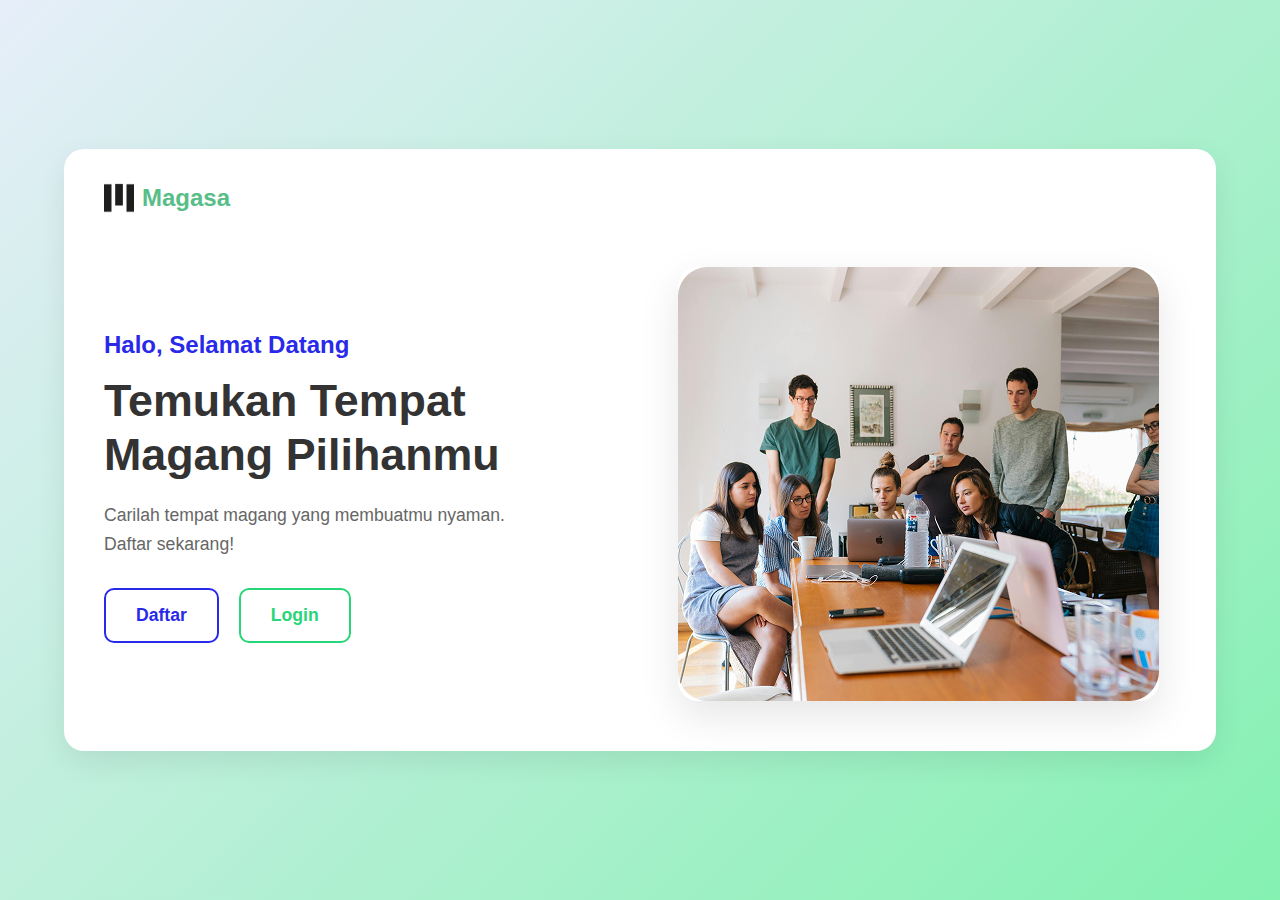
<file: index.html>
<!DOCTYPE html>
<html lang="id">
<head>
    <meta charset="UTF-8">
    <meta name="viewport" content="width=device-width, initial-scale=1.0">
    <title>Magasa - Temukan Tempat Magang Pilihanmu</title>
    <link rel="icon" href="assets/images/cib_koding.png">
    <link rel="stylesheet" href="assets/styles/style_homepage.css">
</head>
<body>
    <div class="container">
        <header class="navbar">
            <div class="logo">
                <img src="assets/images/cib_koding.png" alt="Magang Logo" class="logo-icon">
                <span>Magasa</span>
            </div>
        </header>

        <main class="hero-section">
            <div class="text-content">
                <h1 class="h1">Halo, Selamat Datang</h1>
                <h2>Temukan Tempat Magang Pilihanmu</h2>
                <p>Carilah tempat magang yang membuatmu nyaman.<br>Daftar sekarang!</p>
                <div class="buttons">
                    <a href="registrasi.html"><button class="btn primary">Daftar</button></a>
                    <a href="login_page.html"><button class="btn secondary">Login</button></a>
                </div>
            </div>
            <div class="image-content">
                <img src="assets/images/Rectangle 1.png" alt="Team collaborating" class="main-image">
            </div>

            <div class="decorative-icon link-icon">
                <i class="fas fa-link"></i>
            </div>
            <div class="decorative-icon code-icon">
                <i class="fas fa-code"></i>
            </div>
            <div class="decorative-icon coin-icon">
                <i class="fas fa-coins"></i>
            </div>
        </main>
    </div>
</body>
</html>
</file>
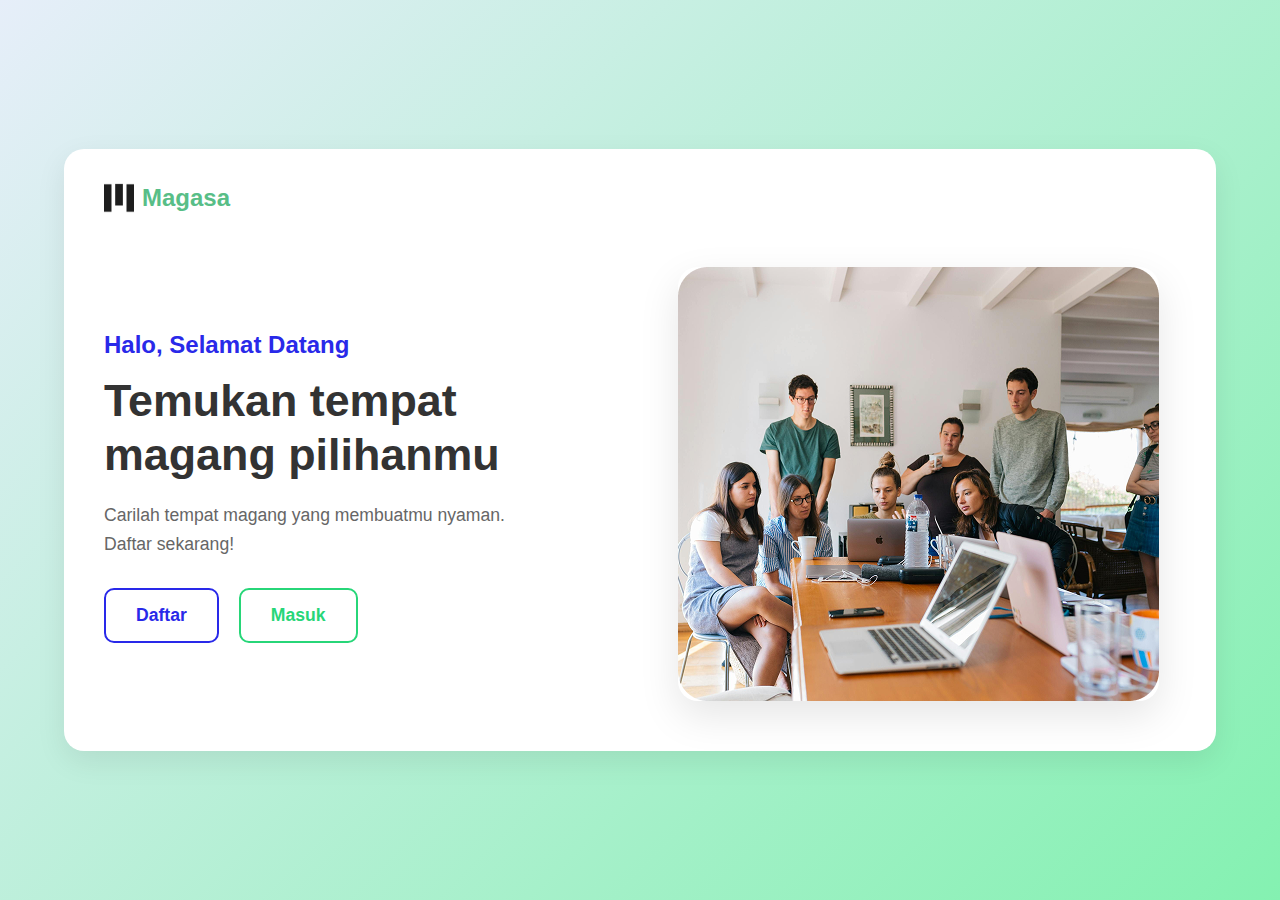
<file: home_page.html>
<!DOCTYPE html>
<html lang="id">
<head>
    <meta charset="UTF-8">
    <meta name="viewport" content="width=device-width, initial-scale=1.0">
    <title>Magasa - Temukan Tempat Magang Pilihanmu</title>
    <link rel="stylesheet" href="assets/styles/style_homepage.css">
</head>
<body>
    <div class="container">
        <header class="navbar">
            <div class="logo">
                <img src="assets/images/cib_koding.png" alt="Magang Logo" class="logo-icon">
                <span>Magasa</span>
            </div>
        </header>

        <main class="hero-section">
            <div class="text-content">
                <h1 class="h1">Halo, Selamat Datang</h1>
                <h2>Temukan tempat magang pilihanmu</h2>
                <p>Carilah tempat magang yang membuatmu nyaman.<br>Daftar sekarang!</p>
                <div class="buttons">
                    <a href="registrasi.html"><button class="btn primary">Daftar</button></a>
                    <a href="login_page.html"><button class="btn secondary">Masuk</button></a>
                </div>
            </div>
            <div class="image-content">
                <img src="assets/images/Rectangle 1.png" alt="Team collaborating" class="main-image">
            </div>

            <div class="decorative-icon link-icon">
                <i class="fas fa-link"></i>
            </div>
            <div class="decorative-icon code-icon">
                <i class="fas fa-code"></i>
            </div>
            <div class="decorative-icon coin-icon">
                <i class="fas fa-coins"></i>
            </div>
        </main>
    </div>
</body>
</html>
</file>
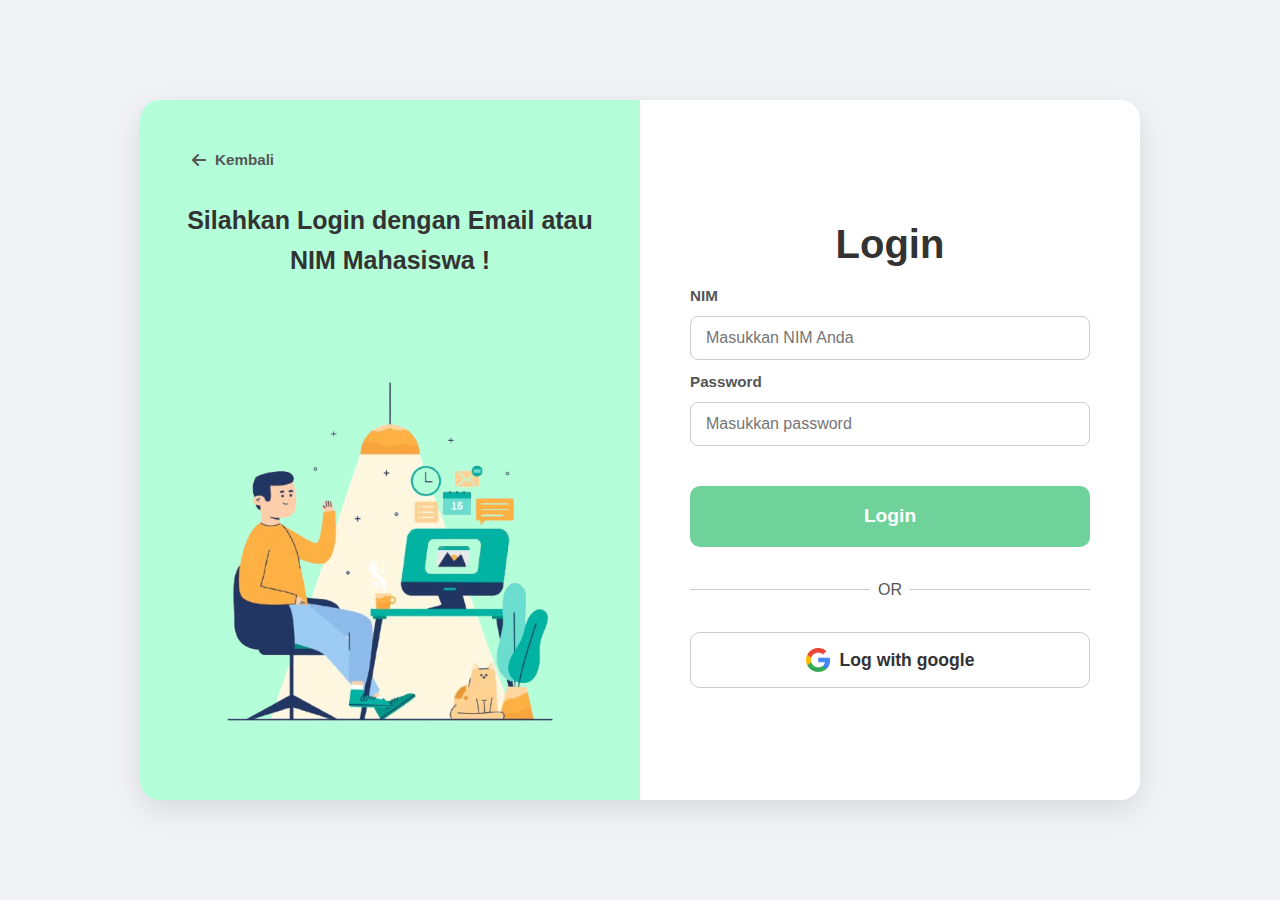
<file: login_page.html>
<!DOCTYPE html>
<html lang="id">

<head>
    <meta charset="UTF-8">
    <meta name="viewport" content="width=device-width, initial-scale=1.0">
    <title>Login - Magang</title>
    <link rel="stylesheet" href="assets/styles/style_regislogin.css">
    <link rel="stylesheet" href="https://cdnjs.cloudflare.com/ajax/libs/font-awesome/6.0.0-beta3/css/all.min.css">
</head>

<body>
    <div class="container">
        <div class="left-panel">
            <div class="header-left-panel navbar-logo">
                <a href="home_page.html" class="back-button" title="Kembali ke Home Page">
                    <i class="fas fa-arrow-left"></i> Kembali
                </a>
            </div>
            <p class="p-title">Silahkan Login dengan Email atau NIM Mahasiswa !</p>
            <div class="illustration">
                <img src="assets/images/work2.png" alt="Ilustrasi orang bekerja di depan komputer" class="illustration-image">
            </div>
        </div>
        <div class="right-panel">
            <div class="form-wrapper">
                <h2 class="form-title">Login</h2>
                <form action="#" method="POST" class="login-form">
                    <div class="form-group">
                        <label for="nim_or_email">NIM</label>
                        <input type="text" id="nim_or_email" name="nim_or_email" placeholder="Masukkan NIM Anda"
                            required>
                    </div>
                    <div class="form-group">
                        <label for="password">Password</label>
                        <input type="password" id="password" name="password" placeholder="Masukkan password" required>
                    </div>
                    <a href="project_dashboard/dashboard_main.html" type="button" class="submit-button"> Login </a>
                        <div class="divider">
                            <span>OR</span>
                        </div>
                    <a href="project_dashboard/dashboard_main.html">
                        <button type="button" class="google-login-button">
                            <img src="assets/images/logos_google-icon.png" alt="Google Logo" class="google-icon">
                            Log with google
                        </button>
                    </a>
                </form>
            </div>
        </div>
    </div>
</body>

</html>
</file>
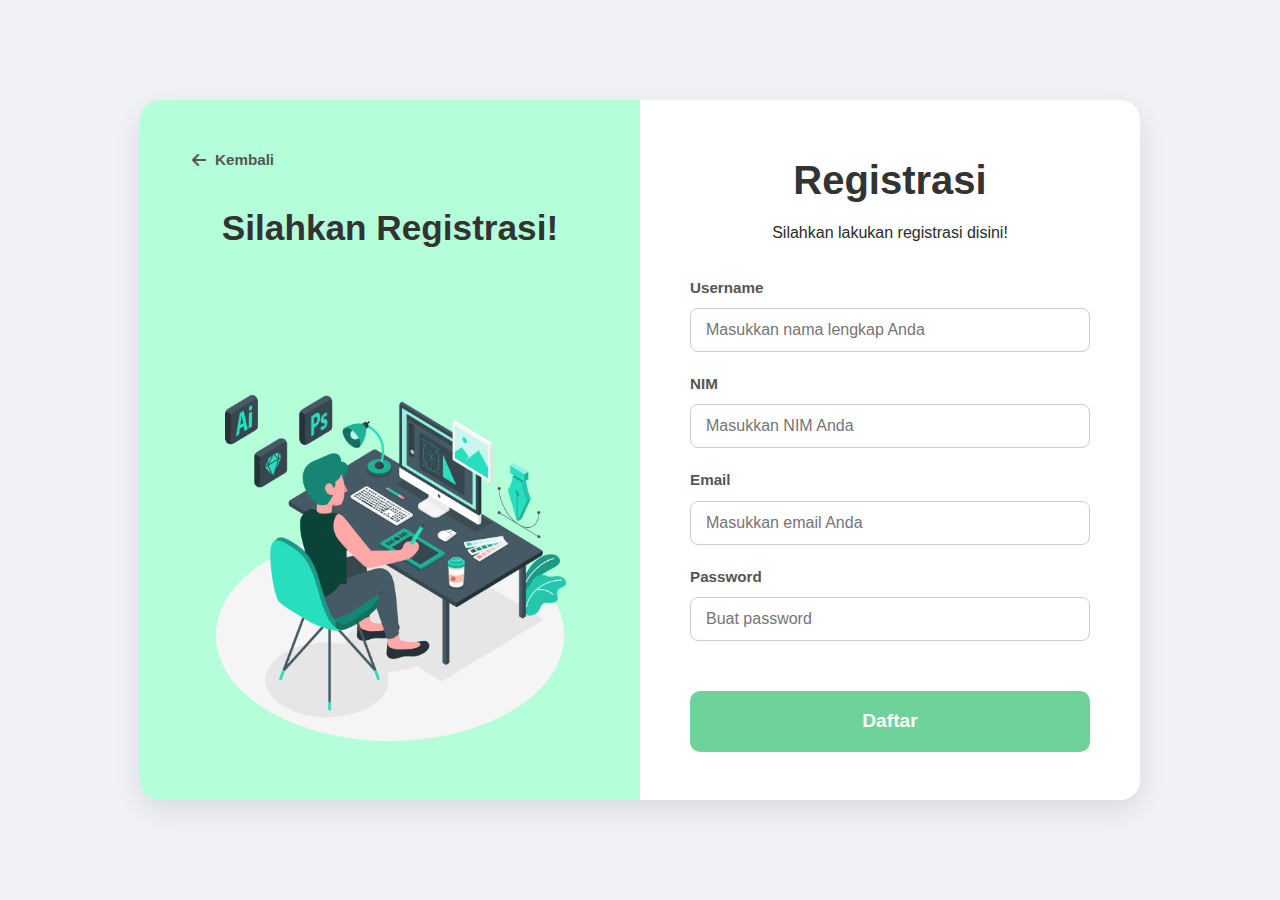
<file: registrasi.html>
<!DOCTYPE html>
<html lang="id">
<head>
    <meta charset="UTF-8">
    <meta name="viewport" content="width=device-width, initial-scale=1.0">
    <title>Daftar - Magang</title>
    <link rel="stylesheet" href="assets/styles/style_regislogin.css">
    <link rel="stylesheet" href="https://cdnjs.cloudflare.com/ajax/libs/font-awesome/6.0.0-beta3/css/all.min.css">
</head>
<body>
    <div class="container">
        <div class="left-panel">
          <div class="header-left-panel navbar-logo">
            <a href="home_page.html" class="back-button" title="Kembali ke Home Page">
              <i class="fas fa-arrow-left"></i> Kembali
          </a>
          </div>
            <h1 class="left-panel-title">Silahkan Registrasi!</h1>
            <div class="illustration">
                <img src="assets/images/work1.png" class="illustration-image">
                </div>
        </div>
        <div class="right-panel">
            <div class="form-wrapper">
                <h2 class="form-title">Registrasi</h2>
                <p class="form-subtitle">Silahkan lakukan registrasi disini!</p>
                <form action="#" method="POST" class="registration-form">
                    <div class="form-group">
                        <label for="nama_lengkap">Username</label>
                        <input type="text" id="nama_lengkap" name="nama_lengkap" placeholder="Masukkan nama lengkap Anda" required>
                    </div>
                    <div class="form-group">
                        <label for="nim">NIM</label>
                        <input type="text" id="nim" name="nim" placeholder="Masukkan NIM Anda" required>
                    </div>
                    <div class="form-group">
                        <label for="email">Email</label>
                        <input type="email" id="email" name="email" placeholder="Masukkan email Anda" required>
                    </div>
                    <div class="form-group">
                        <label for="password">Password</label>
                        <input type="password" id="password" name="password" placeholder="Buat password" required>
                    </div>
                    <a href="project_dashboard/dashboard_main.html" type="submit" class="submit-button">Daftar</a>
                </form>
            </div>
        </div>
    </div>
</body>
</html>
</file>
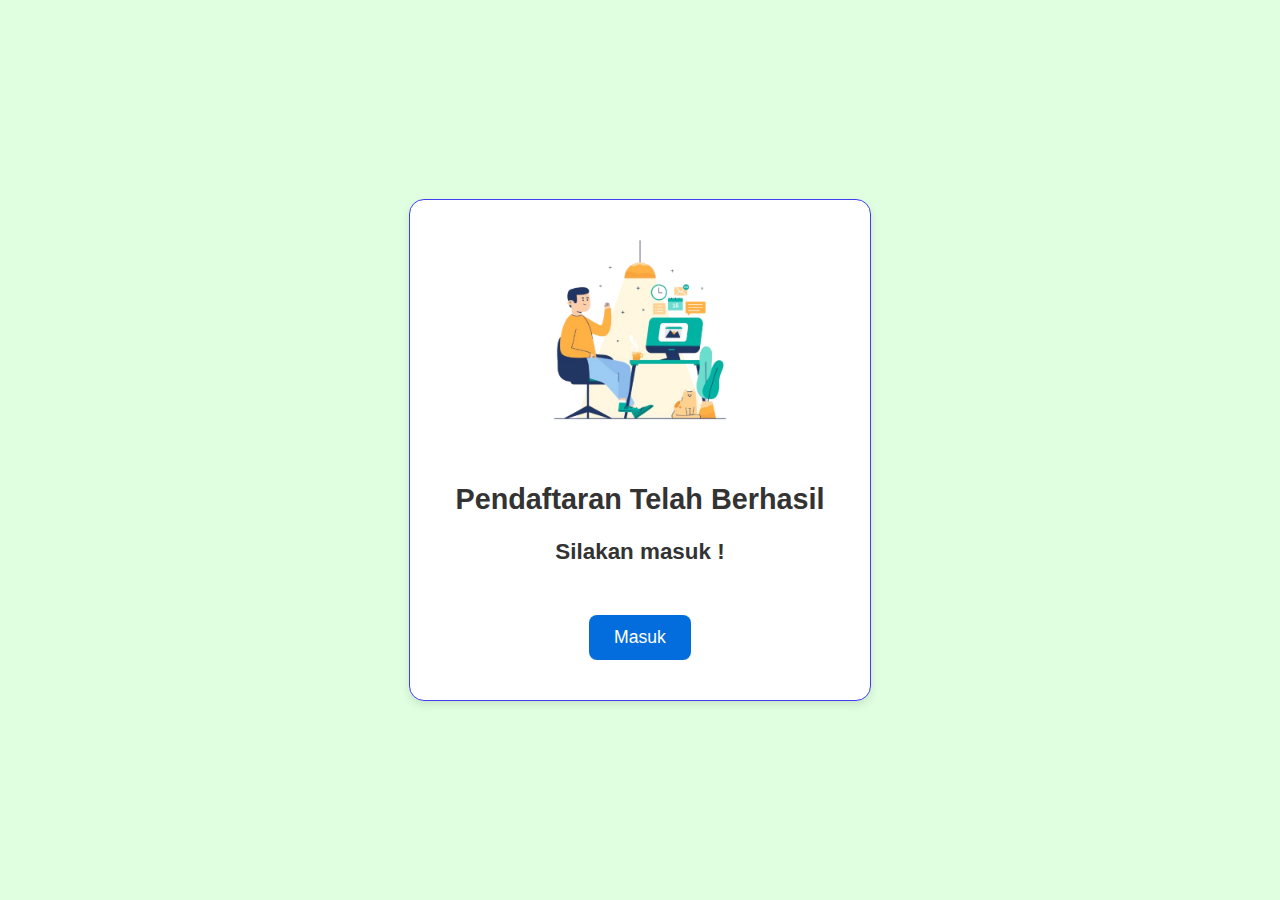
<file: notification/notif_daftar.html>
<!DOCTYPE html>
<html lang="en">

<head>
  <meta charset="UTF-8">
  <meta name="viewport" content="width=device-width, initial-scale=1.0">
  <title>Pendaftaran Berhasil</title>
  <link rel="icon" href="../assets/images/cib_koding.png">
  <link rel="stylesheet" href="../assets/styles/style_notif.css">
</head>

<body>
  <div class="container">
    <div class="card">
      <div class="illustration">
        <img src="../assets/images/work2.png" alt="Successful Registration">
      </div>
      <h1>Pendaftaran Telah Berhasil</h1>
      <p>Silakan masuk !</p>
      <a href="../project_dashboard/dashboard_main.html">
        <button class="btn">Masuk</button>
      </a>
    </div>
  </div>
</body>

</html>
</file>
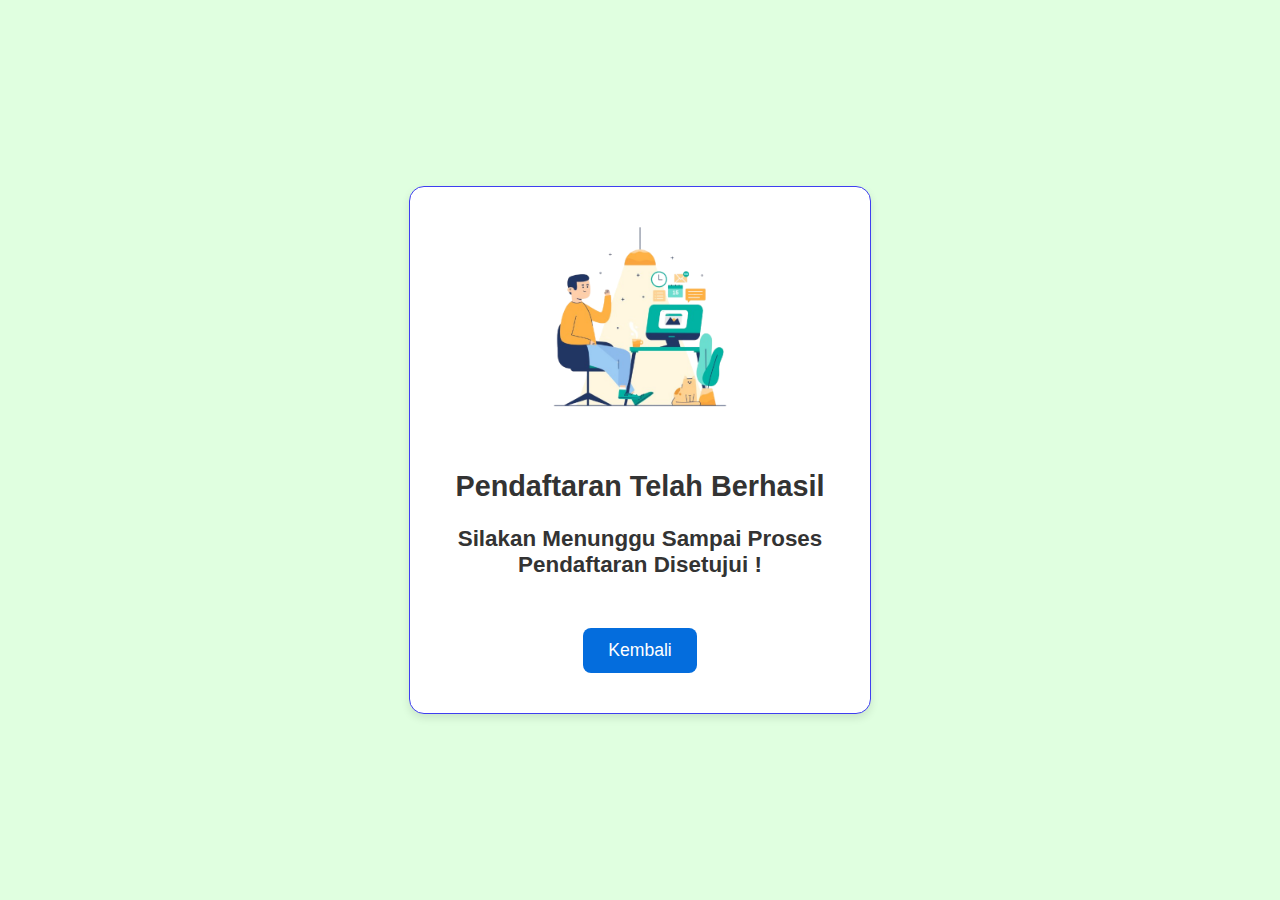
<file: notification/notif_daftarmagang.html>
<!DOCTYPE html>
<html lang="en">

<head>
  <meta charset="UTF-8">
  <meta name="viewport" content="width=device-width, initial-scale=1.0">
  <title>Pendaftaran Berhasil</title>
  <link rel="icon" href="../assets/images/cib_koding.png">
  <link rel="stylesheet" href="../assets/styles/style_notif.css">
</head>

<body>
  <div class="container">
    <div class="card">
      <div class="illustration">
        <img src="../assets/images/work2.png" alt="Successful Registration">
      </div>
      <h1>Pendaftaran Telah Berhasil</h1>
      <p>Silakan Menunggu Sampai Proses Pendaftaran Disetujui !</p>
      <a href="../project_dashboard/dashboard_main.html">
        <button class="btn">Kembali</button>
      </a>
    </div>
  </div>
</body>

</html>
</file>
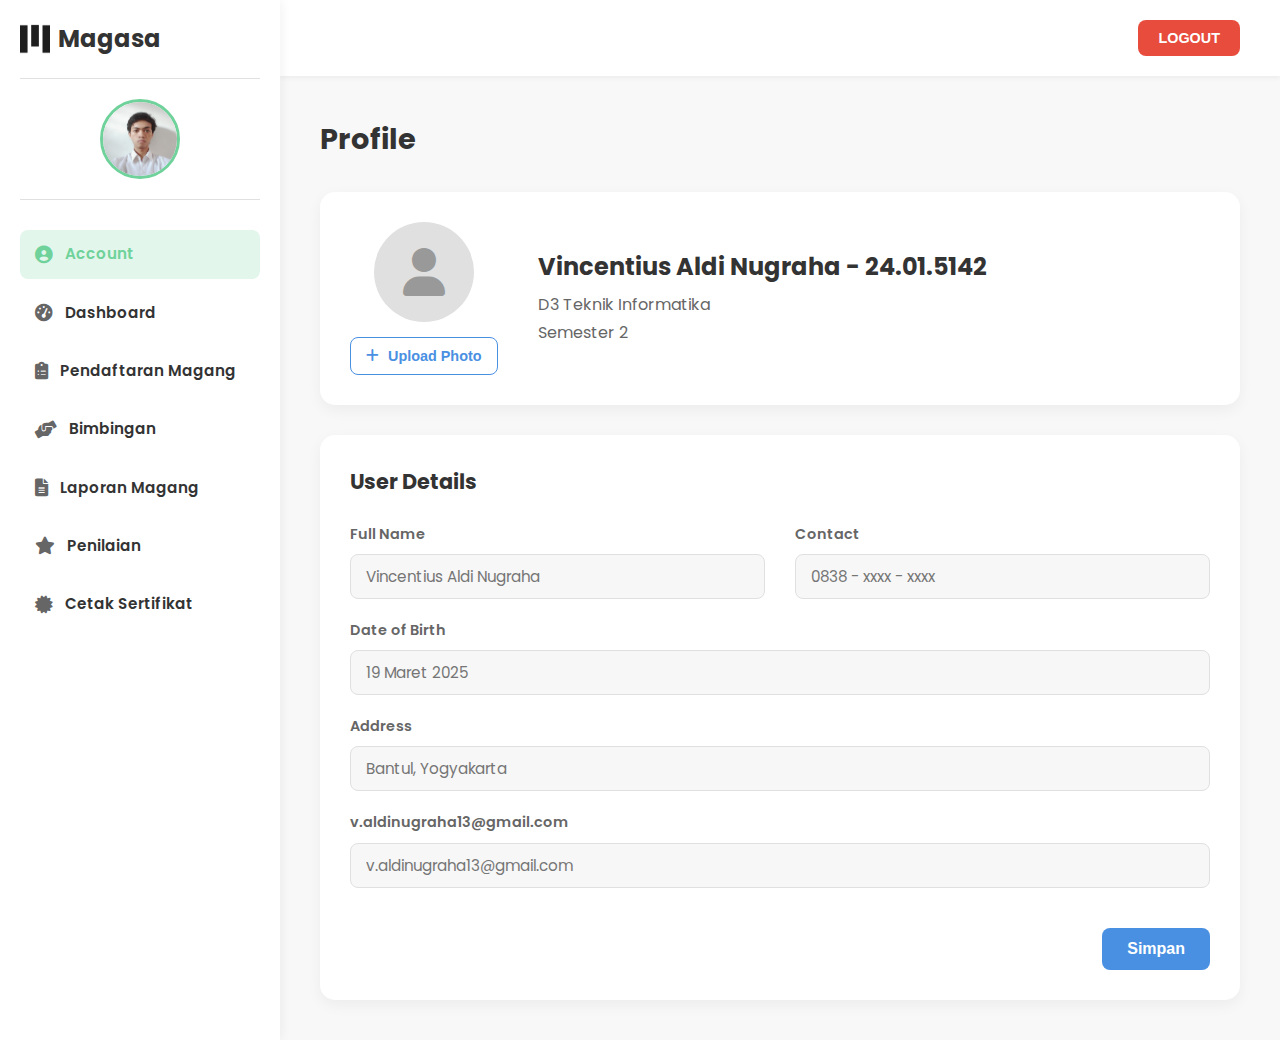
<file: project_dashboard/account.html>
<!DOCTYPE html>
<html lang="id">
<head>
    <meta charset="UTF-8">
    <meta name="viewport" content="width=device-width, initial-scale=1.0">
    <title>Account</title>
    <link rel="stylesheet" href="../assets/styles/style_account.css">
    <link href="https://fonts.googleapis.com/css2?family=Poppins:wght@400;600;700&display=swap" rel="stylesheet">
    <link rel="stylesheet" href="https://cdnjs.cloudflare.com/ajax/libs/font-awesome/6.0.0-beta3/css/all.min.css">
</head>
<body>
    <div class="dashboard-container">
        <aside class="sidebar">
            <div class="sidebar-header">
                <div class="navbar-logo">
                    <img src="../assets/images/cib_koding.png" alt="Magang Logo" class="logo-icon">
                    <span class="logo-text">Magasa</span>
                </div>
            </div>
            <div class="profile-summary">
                <img src="../assets/images/fp1.jpg" alt="Profile Picture" class="profile-pic">
            </div>
            <nav class="sidebar-nav">
                <ul>
                    <li><a href="#" class="nav-item has-dropdown active-link"><i class="fas fa-user-circle"></i> Account </a></li>
                    <li><a href="dashboard_main.html" class="nav-item"><i class="fas fa-tachometer-alt"></i> Dashboard</a></li>
                    <li><a href="#" class="nav-item has-dropdown"><i class="fas fa-clipboard-list"></i> Pendaftaran Magang</a></li>
                    <li><a href="#" class="nav-item"><i class="fas fa-hands-helping"></i> Bimbingan</a></li>
                    <li><a href="#" class="nav-item has-dropdown"><i class="fas fa-file-alt"></i> Laporan Magang</a></li>
                    <li><a href="#" class="nav-item"><i class="fas fa-star"></i> Penilaian</a></li>
                    <li><a href="#" class="nav-item"><i class="fas fa-certificate"></i> Cetak Sertifikat</a></li>
                </ul>
            </nav>
        </aside>

        <main class="main-content">
            <header class="main-header">
                <div class="navbar-logo header-logo-mobile">
                    <img src="../assets/images/cib_koding.png" alt="Magang Logo" class="logo-icon">
                    <span class="logo-text">Magasa</span>
                </div>
                <a href="../home_page.html"><button class="logout-button">LOGOUT</button></a>
            </header>

            <div class="content-area">
                <h1 class="profile-title">Profile</h1>

                <div class="profile-overview card">
                    <div class="profile-avatar-section">
                        <div class="profile-avatar-placeholder">
                            <i class="fas fa-user"></i>
                        </div>
                        <button class="upload-photo-button">
                            <i class="fas fa-plus"></i> Upload Photo
                        </button>
                    </div>
                    <div class="profile-basic-info">
                        <h2>Vincentius Aldi Nugraha - 24.01.5142</h2>
                        <p>D3 Teknik Informatika</p>
                        <p>Semester 2</p>
                    </div>
                </div>

                <div class="user-details-card card">
                    <h3>User Details</h3>
                    <div class="form-row">
                        <div class="form-field">
                            <label>Full Name</label>
                            <input type="text" placeholder="Vincentius Aldi Nugraha" readonly>
                        </div>
                        <div class="form-field">
                            <label>Contact</label>
                            <input type="text" placeholder="0838 - xxxx - xxxx" readonly>
                        </div>
                    </div>
                    <div class="form-row">
                        <div class="form-field">
                            <label>Date of Birth</label>
                            <input type="text" placeholder="19 Maret 2025" readonly>
                        </div>
                    </div>
                    <div class="form-field full-width">
                        <label>Address</label>
                        <input type="text" placeholder="Bantul, Yogyakarta" readonly>
                    </div>
                    <div class="form-field full-width">
                        <label>v.aldinugraha13@gmail.com</label>
                        <input type="text" placeholder="v.aldinugraha13@gmail.com" readonly>
                    </div>

                    <button class="save-button">Simpan</button>
                </div>
            </div>
        </main>
    </div>
</body>
</html>
</file>
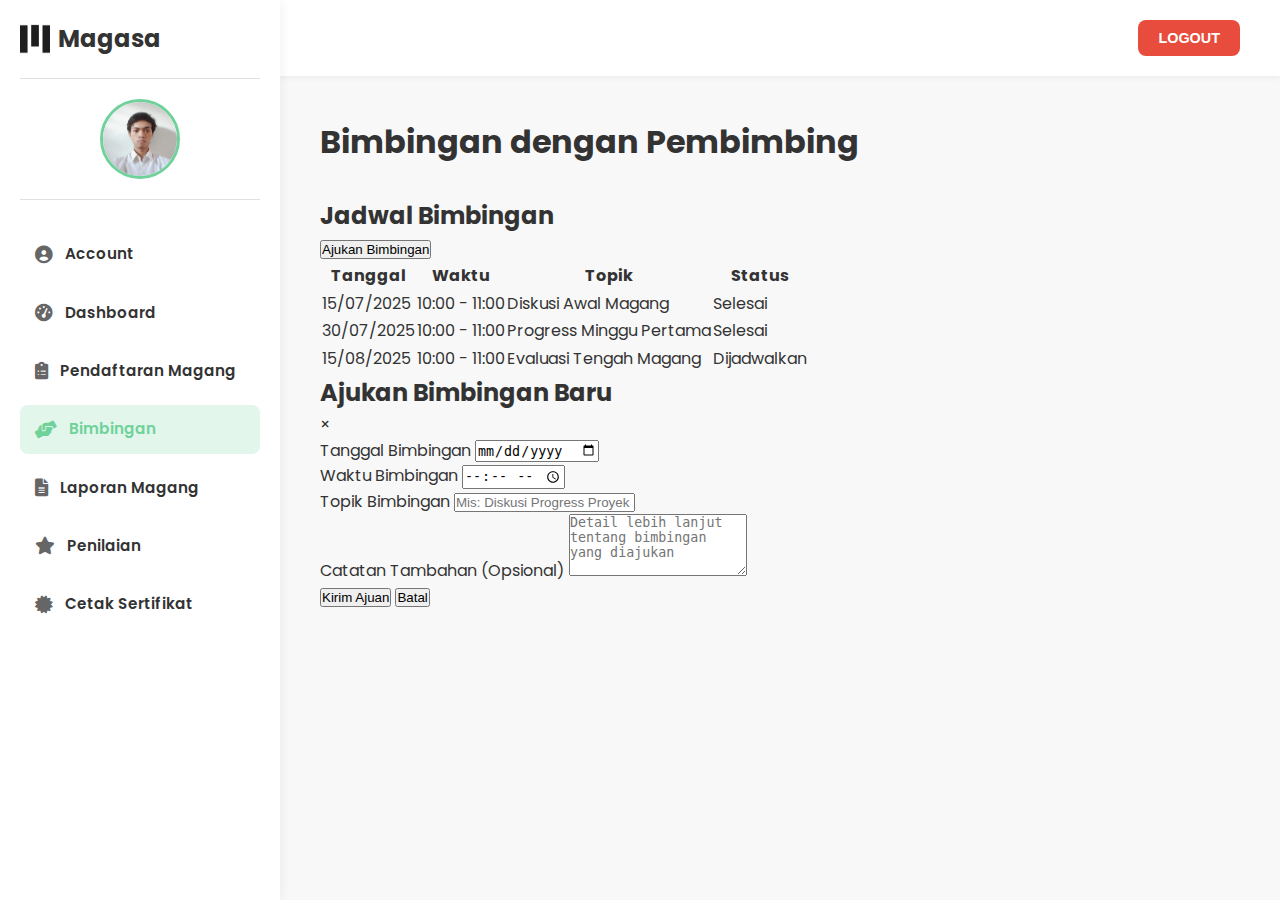
<file: project_dashboard/bimbingan.html>
<!DOCTYPE html>
<html lang="id">

<head>
  <meta charset="UTF-8">
  <meta name="viewport" content="width=device-width, initial-scale=1.0">
  <title>Dashboard</title>
  <link rel="stylesheet" href="../assets/styles/style_dashboard.css">
  <link href="https://fonts.googleapis.com/css2?family=Poppins:wght@400;600;700&display=swap" rel="stylesheet">
  <link rel="stylesheet" href="https://cdnjs.cloudflare.com/ajax/libs/font-awesome/6.0.0-beta3/css/all.min.css">
</head>

<body>
  <div class="dashboard-container">
    <aside class="sidebar">
      <div class="sidebar-header">
        <div class="navbar-logo">
          <img src="../assets/images/cib_koding.png" alt="Magang Logo" class="logo-icon">
          <span class="logo-text">Magasa</span>
        </div>
      </div>
      <div class="profile-summary">
        <img src="../assets/images/fp1.jpg" alt="Profile Picture" class="profile-pic">
      </div>
      <nav class="sidebar-nav">
        <ul>
          <li><a href="account.html" class="nav-item has-dropdown"><i class="fas fa-user-circle"></i> Account </a></li>
          <li><a href="dashboard_main.html" class="nav-item"><i class="fas fa-tachometer-alt"></i> Dashboard</a></li>
          <li><a href="pendaftaran_magang.html" class="nav-item has-dropdown"><i class="fas fa-clipboard-list"></i> Pendaftaran Magang</a>
          </li>
          <li><a href="bimbingan.html" class="nav-item active-link"><i class="fas fa-hands-helping"></i> Bimbingan</a></li>
          <li><a href="laporan_magang.html" class="nav-item has-dropdown"><i class="fas fa-file-alt"></i> Laporan Magang</a></li>
          <li><a href="penilaian.html" class="nav-item"><i class="fas fa-star"></i> Penilaian</a></li>
          <li><a href="cetak_sertifikat.html" class="nav-item"><i class="fas fa-certificate"></i> Cetak Sertifikat</a></li>
        </ul>
      </nav>
    </aside>

    <main class="main-content">
      <header class="main-header">
        <div class="navbar-logo header-logo-mobile">
          <img src="../assets/images/cib_koding.png" alt="Magang Logo" class="logo-icon">
          <span class="logo-text">Magasa</span>
        </div>
        <a href="../index.html"><button class="logout-button">LOGOUT</button></a>
      </header>
      <div class="content-area">
        <h1>Bimbingan dengan Pembimbing</h1>
        <div class="bimbingan-layout">
          <div class="jadwal-bimbingan-section">
            <h2>Jadwal Bimbingan</h2>
            <button class="ajukan-bimbingan-btn">
              <span class="material-icons">Ajukan Bimbingan</span>
            </button>
      
            <div class="table-responsive">
              <table>
                <thead>
                  <tr>
                    <th>Tanggal</th>
                    <th>Waktu</th>
                    <th>Topik</th>
                    <th>Status</th>
                  </tr>
                </thead>
                <tbody>
                  <tr>
                    <td>15/07/2025</td>
                    <td>10:00 - 11:00</td>
                    <td>Diskusi Awal Magang</td>
                    <td><span class="status-badge status-selesai">Selesai</span></td>
                  </tr>
                  <tr>
                    <td>30/07/2025</td>
                    <td>10:00 - 11:00</td>
                    <td>Progress Minggu Pertama</td>
                    <td><span class="status-badge status-selesai">Selesai</span></td>
                  </tr>
                  <tr>
                    <td>15/08/2025</td>
                    <td>10:00 - 11:00</td>
                    <td>Evaluasi Tengah Magang</td>
                    <td><span class="status-badge status-dijadwalkan">Dijadwalkan</span></td>
                  </tr>
                </tbody>
              </table>
            </div>
          </div>

          <div id="ajukanBimbinganModal" class="modal">
            <div class="modal-content">
              <div class="modal-header">
                <h2>Ajukan Bimbingan Baru</h2>
                <span class="close-button">&times;</span>
              </div>
              <div class="modal-body">
                <form id="ajukanBimbinganForm">
                  <div class="form-group">
                    <label for="tanggalBimbingan">Tanggal Bimbingan</label>
                    <input type="date" id="tanggalBimbingan" required>
                  </div>
                  <div class="form-group">
                    <label for="waktuBimbingan">Waktu Bimbingan</label>
                    <input type="time" id="waktuBimbingan" required>
                  </div>
                  <div class="form-group">
                    <label for="topikBimbingan">Topik Bimbingan</label>
                    <input type="text" id="topikBimbingan" placeholder="Mis: Diskusi Progress Proyek" required>
                  </div>
                  <div class="form-group">
                    <label for="catatanTambahan">Catatan Tambahan (Opsional)</label>
                    <textarea id="catatanTambahan" rows="4"
                      placeholder="Detail lebih lanjut tentang bimbingan yang diajukan"></textarea>
                  </div>
                  <div class="form-actions-modal">
                    <button type="submit" class="submit-modal-btn">Kirim Ajuan</button>
                    <button type="button" class="cancel-modal-btn">Batal</button>
                  </div>
                </form>
              </div>
            </div>
          </div>
          <div class="overlay" id="modalOverlay"></div>
        </div>
      </div>
    </main>
  </div>
  <script src="../main.js"></script>
</body>

</html>
</file>
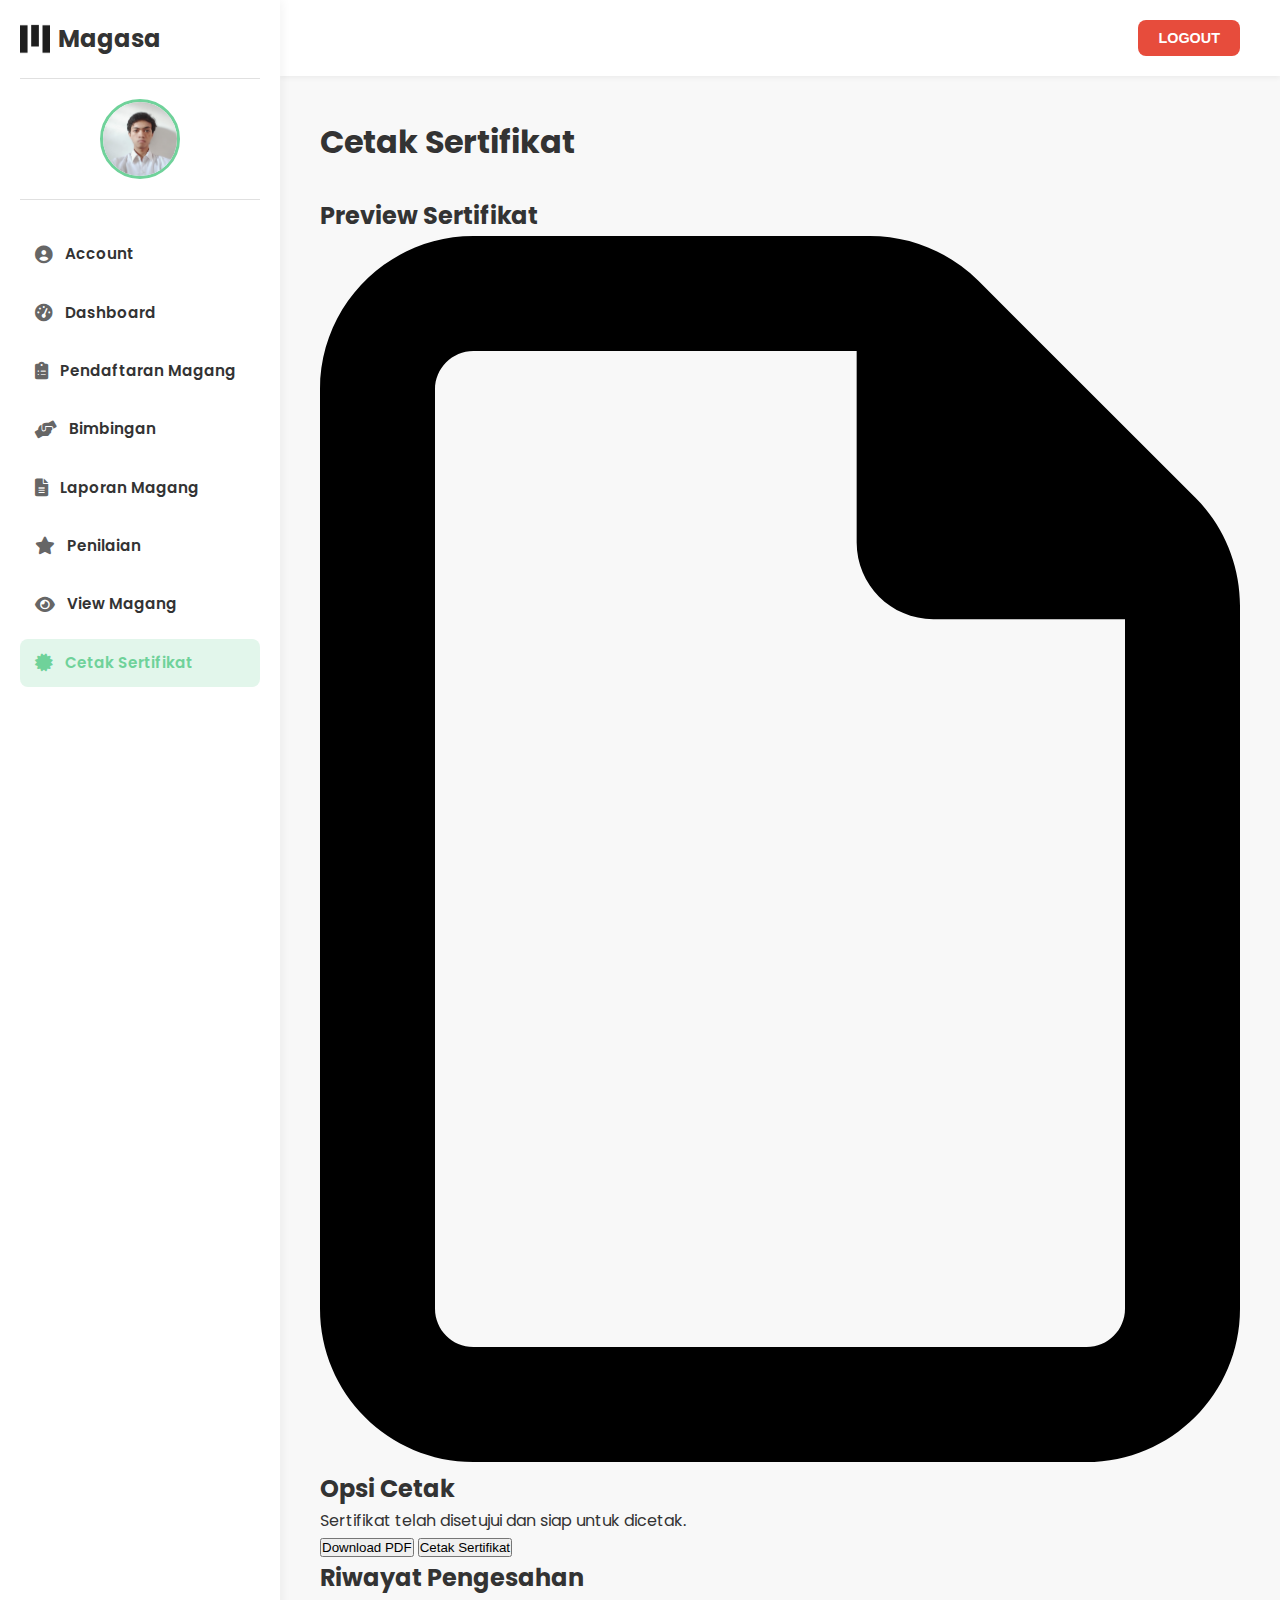
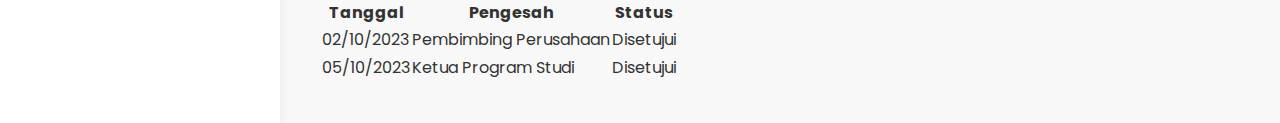
<file: project_dashboard/cetak_sertifikat.html>
<!DOCTYPE html>
<html lang="id">

<head>
  <meta charset="UTF-8">
  <meta name="viewport" content="width=device-width, initial-scale=1.0">
  <title>Dashboard</title>
  <link rel="icon" href="../assets/images/cib_koding.png">
  <link rel="stylesheet" href="../assets/styles/style_dashboard.css">
  <link href="https://fonts.googleapis.com/css2?family=Poppins:wght@400;600;700&display=swap" rel="stylesheet">
  <link rel="stylesheet" href="https://cdnjs.cloudflare.com/ajax/libs/font-awesome/6.0.0-beta3/css/all.min.css">
</head>

<body>
  <div class="dashboard-container">
    <aside class="sidebar">
      <div class="sidebar-header">
        <div class="navbar-logo">
          <img src="../assets/images/cib_koding.png" alt="Magang Logo" class="logo-icon">
          <span class="logo-text">Magasa</span>
        </div>
      </div>
      <div class="profile-summary">
        <img src="../assets/images/fp1.jpg" alt="Profile Picture" class="profile-pic">
      </div>
      <nav class="sidebar-nav">
        <ul>
          <li><a href="account.html" class="nav-item has-dropdown"><i class="fas fa-user-circle"></i> Account</a></li>
          <li><a href="dashboard_main.html" class="nav-item"><i class="fas fa-tachometer-alt"></i> Dashboard</a></li>
          <li><a href="pendaftaran_magang.html" class="nav-item has-dropdown"><i class="fas fa-clipboard-list"></i> Pendaftaran Magang</a></li>
          <li><a href="bimbingan.html" class="nav-item"><i class="fas fa-hands-helping"></i> Bimbingan</a></li>
          <li><a href="laporan_magang.html" class="nav-item has-dropdown"><i class="fas fa-file-alt"></i> Laporan Magang</a></li>
          <li><a href="penilaian.html" class="nav-item"><i class="fas fa-star"></i> Penilaian</a></li>
          <li><a href="Log_View.html" class="nav-item"><i class="fa-solid fa-eye"></i> View Magang</a></li>
          <li><a href="cetak_sertifikat.html" class="nav-item active-link"><i class="fas fa-certificate"></i> Cetak Sertifikat</a></li>
        </ul>
      </nav>
    </aside>

    <main class="main-content">
      <header class="main-header">
        <div class="navbar-logo header-logo-mobile">
          <img src="../assets/images/cib_koding.png" alt="Magang Logo" class="logo-icon">
          <span class="logo-text">Magasa</span>
        </div>
        <a href="../index.html"><button class="logout-button">LOGOUT</button></a>
      </header>
      <div class="content-area">
        <h1>Cetak Sertifikat</h1>
      
        <div class="sertifikat-container">
          <div class="sertifikat-preview-panel">
            <h2>Preview Sertifikat</h2>
            <div class="preview-box">
             <img src="../assets/images/file-regular.svg" alt="Discription">
            </div>
          </div>
      
          <div class="sertifikat-opsi-pengesahan-panel">
            <div class="opsi-cetak-section">
              <h2>Opsi Cetak</h2>
              <p>Sertifikat telah disetujui dan siap untuk dicetak.</p>
              <div class="cetak-buttons-group">
                <button class="download-pdf-btn">
                  <span class="material-icons">Download PDF</span>
                </button>
                <button class="cetak-sertifikat-btn">
                  <span class="material-icons">Cetak Sertifikat</span>
                </button>
              </div>
            </div>
      
            <div class="riwayat-pengesahan-section">
              <h2>Riwayat Pengesahan</h2>
              <div class="approval-table-responsive">
                <table>
                  <thead>
                    <tr>
                      <th>Tanggal</th>
                      <th>Pengesah</th>
                      <th>Status</th>
                    </tr>
                  </thead>
                  <tbody>
                    <tr>
                      <td>02/10/2023</td>
                      <td>Pembimbing Perusahaan</td>
                      <td><span class="status-badge disetujui">Disetujui</span></td>
                    </tr>
                    <tr>
                      <td>05/10/2023</td>
                      <td>Ketua Program Studi</td>
                      <td><span class="status-badge disetujui">Disetujui</span></td>
                    </tr>
                  </tbody>
                </table>
              </div>
            </div>
          </div>
        </div>
      </div>
    </main>
  </div>
  <script src="../main.js"></script>
</body>

</html>
</file>
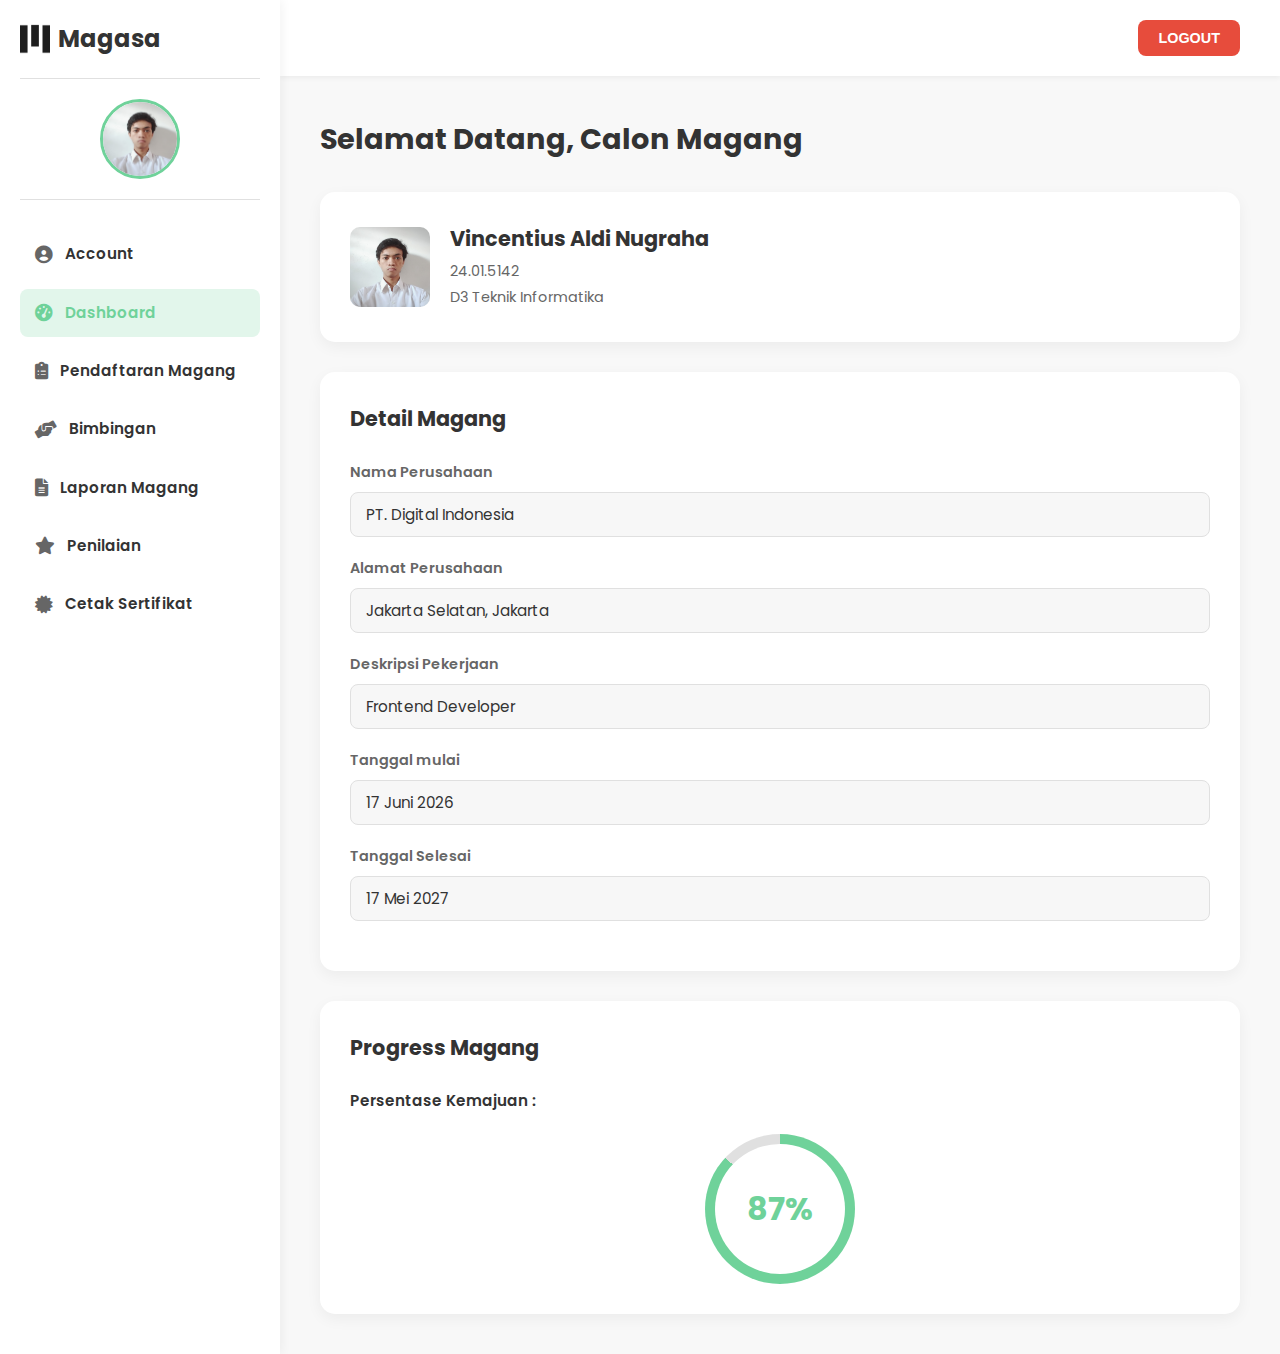
<file: project_dashboard/dashboard_main.html>
<!DOCTYPE html>
<html lang="id">
<head>
    <meta charset="UTF-8">
    <meta name="viewport" content="width=device-width, initial-scale=1.0">
    <title>Dashboard</title>
    <link rel="stylesheet" href="../assets/styles/style_dashboard.css">
    <link href="https://fonts.googleapis.com/css2?family=Poppins:wght@400;600;700&display=swap" rel="stylesheet">
    <link rel="stylesheet" href="https://cdnjs.cloudflare.com/ajax/libs/font-awesome/6.0.0-beta3/css/all.min.css">
</head>
<body>
    <div class="dashboard-container">
        <aside class="sidebar">
            <div class="sidebar-header">
                <div class="navbar-logo">
                    <img src="../assets/images/cib_koding.png" alt="Magang Logo" class="logo-icon">
                    <span class="logo-text">Magasa</span>
                </div>
            </div>
            <div class="profile-summary">
                <img src="../assets/images/fp1.jpg" alt="Profile Picture" class="profile-pic">
            </div>
            <nav class="sidebar-nav">
                <ul>
                    <li><a href="account.html" class="nav-item has-dropdown active"><i class="fas fa-user-circle"></i> Account </a></li>
                    <li><a href="#" class="nav-item active-link"><i class="fas fa-tachometer-alt"></i> Dashboard</a></li>
                    <li><a href="pendaftaran_magang.html" class="nav-item has-dropdown"><i class="fas fa-clipboard-list"></i> Pendaftaran Magang</a></li>
                    <li><a href="#" class="nav-item"><i class="fas fa-hands-helping"></i> Bimbingan</a></li>
                    <li><a href="#" class="nav-item has-dropdown"><i class="fas fa-file-alt"></i> Laporan Magang</a></li>
                    <li><a href="#" class="nav-item"><i class="fas fa-star"></i> Penilaian</a></li>
                    <li><a href="#" class="nav-item"><i class="fas fa-certificate"></i> Cetak Sertifikat</a></li>
                </ul>
            </nav>
        </aside>

        <main class="main-content">
            <header class="main-header">
                <div class="navbar-logo header-logo-mobile">
                    <img src="../assets/images/cib_koding.png" alt="Magang Logo" class="logo-icon">
                    <span class="logo-text">Magasa</span>
                </div>
                <a href="../home_page.html"><button class="logout-button">LOGOUT</button></a>
            </header>

            <div class="content-area">
                <h1 class="welcome-title">Selamat Datang, Calon Magang</h1>

                <div class="profile-card card">
                    <img src="../assets/images/fp1.jpg" alt="Profile Illustration" class="profile-illustration-small">
                    <div class="profile-info">
                        <h2>Vincentius Aldi Nugraha</h2>
                        <p>24.01.5142</p>
                        <p>D3 Teknik Informatika</p>
                    </div>
                </div>

                <div class="detail-magang-card card">
                    <h3>Detail Magang</h3>
                    <div class="form-field">
                        <label>Nama Perusahaan</label>
                        <input type="text" value="PT. Digital Indonesia" readonly>
                    </div>
                    <div class="form-field">
                        <label>Alamat Perusahaan</label>
                        <input type="text" value="Jakarta Selatan, Jakarta" readonly>
                    </div>
                    <div class="form-field">
                        <label>Deskripsi Pekerjaan</label>
                        <input type="text" value="Frontend Developer">
                    </div>
                    <div class="form-field">
                        <label>Tanggal mulai</label>
                        <input type="text" value="17 Juni 2026" readonly>
                    </div>
                    <div class="form-field">
                        <label>Tanggal Selesai</label>
                        <input type="text" value="17 Mei 2027" readonly>
                    </div>
                </div>

                <div class="progress-magang-card card">
                    <h3>Progress Magang</h3>
                    <p class="progress-percentage-label">Persentase Kemajuan :</p>
                    <div class="progress-circle-container">
                        <div class="progress-circle">
                            <div class="progress-circle-inner">87%</div>
                        </div>
                    </div>
                </div>
            </div>
        </main>
    </div>
</body>
</html>
</file>
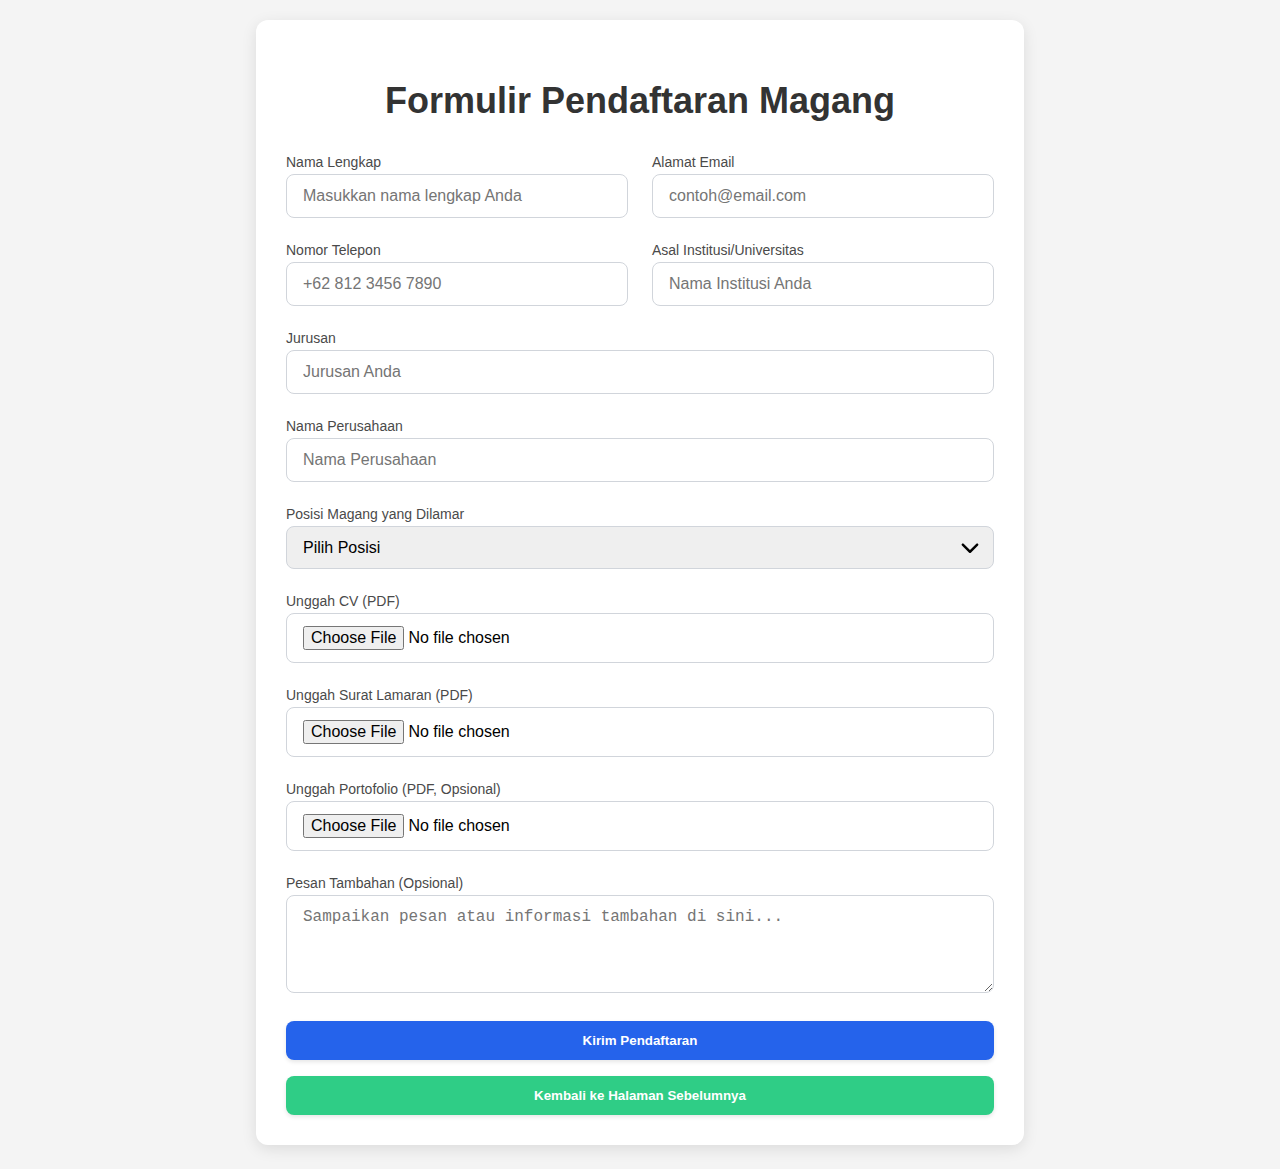
<file: project_dashboard/form_pendaftaran_magang.html>
<!DOCTYPE html>
<html lang="id">

<head>
  <meta charset="UTF-8">
  <meta name="viewport" content="width=device-width, initial-scale=1.0">
  <title>Formulir Pendaftaran Magang</title>
  <link rel="icon" href="../assets/images/cib_koding.png">
  <link rel="stylesheet" href="../assets/styles/style_form_daftar_magang.css">
</head>

<body>
  <div class="container">
    <h2>Formulir Pendaftaran Magang</h2>
    <form action="#" method="post" enctype="multipart/form-data">
      <div class="grid-2-cols">
        <div class="form-group">
          <label for="nama_lengkap">Nama Lengkap</label>
          <input type="text" id="nama_lengkap" name="nama_lengkap" class="form-input"
            placeholder="Masukkan nama lengkap Anda" required>
        </div>
        <div class="form-group">
          <label for="email">Alamat Email</label>
          <input type="email" id="email" name="email" class="form-input" placeholder="contoh@email.com" required>
        </div>
      </div>

      <div class="grid-2-cols">
        <div class="form-group">
          <label for="telepon">Nomor Telepon</label>
          <input type="tel" id="telepon" name="telepon" class="form-input" placeholder="+62 812 3456 7890" required>
        </div>
        <div class="form-group">
          <label for="asal_institusi">Asal Institusi/Universitas</label>
          <input type="text" id="asal_institusi" name="asal_institusi" class="form-input"
            placeholder="Nama Institusi Anda" required>
        </div>
      </div>

      <div class="form-group">
        <label for="jurusan">Jurusan</label>
        <input type="text" id="jurusan" name="jurusan" class="form-input" placeholder="Jurusan Anda" required>
      </div>

      <div class="form-group">
        <label for="perusahaan">Nama Perusahaan</label>
        <input type="text" id="perusahaan" name="perusahaan" class="form-input" placeholder="Nama Perusahaan" required>
      </div>

      <div class="form-group">
        <label for="posisi_magang">Posisi Magang yang Dilamar</label>
        <select id="posisi_magang" name="posisi_magang" class="form-select" required>
          <option value="">Pilih Posisi</option>
          <option value="Front-end Developer">Front-end Developer</option>
          <option value="Back-end Developer">Back-end Developer</option>
          <option value="UI/UX Designer">UI/UX Designer</option>
          <option value="Fullstack Developer">Fullstack Developer</option>
          <option value="Network Engineer">Network Engineer</option>
          <option value="Junior Network Engineer">Junior Network Engineer</option>
          <option value="IT Network & Security Specialist">IT Network & Security Specialist</option>
          <option value="Animator">Animator</option>
          <option value="Animator Efek Visual (VFX)">Animator Efek Visual (VFX)</option>
        </select>
      </div>

      <div class="form-group">
        <label for="cv">Unggah CV (PDF)</label>
        <input type="file" id="cv" name="cv" accept=".pdf" class="form-input" required>
      </div>
      <div class="form-group">
        <label for="surat_lamaran">Unggah Surat Lamaran (PDF)</label>
        <input type="file" id="surat_lamaran" name="surat_lamaran" accept=".pdf" class="form-input" required>
      </div>
      <div class="form-group">
        <label for="portofolio">Unggah Portofolio (PDF, Opsional)</label>
        <input type="file" id="portofolio" name="portofolio" accept=".pdf" class="form-input">
      </div>

      <div class="form-group">
        <label for="pesan_tambahan">Pesan Tambahan (Opsional)</label>
        <textarea id="pesan_tambahan" name="pesan_tambahan" rows="4" class="form-textarea"
          placeholder="Sampaikan pesan atau informasi tambahan di sini..."></textarea>
      </div>
      <a href="../notification/notif_daftarmagang.html">
        <button type="button" class="form-button">Kirim Pendaftaran</button>
      </a>
      <button type="button" class="back-button" onclick="history.back()">Kembali ke Halaman Sebelumnya</button>
    </form>
  </div>
</body>

</html>
</file>
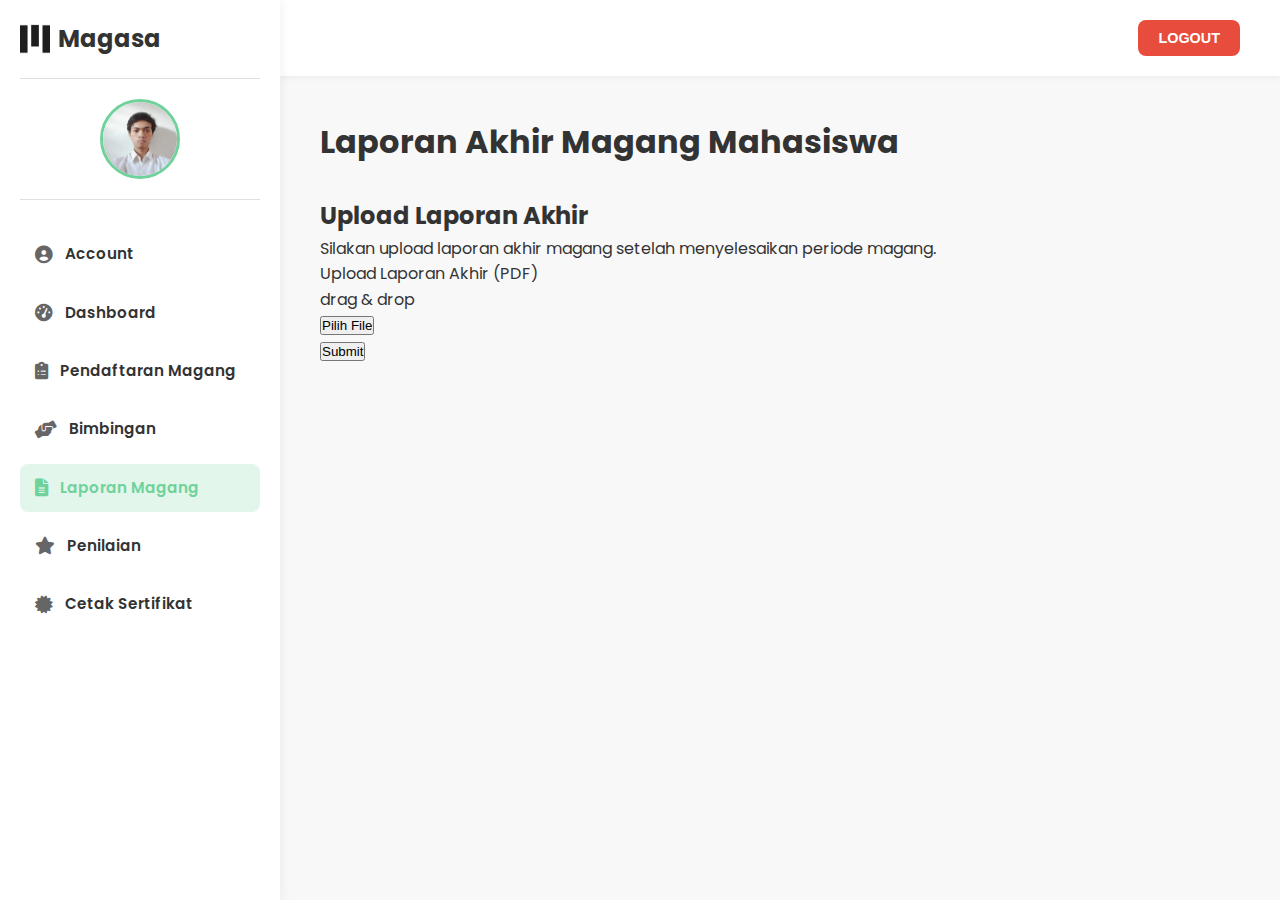
<file: project_dashboard/laporan_magang.html>
<!DOCTYPE html>
<html lang="id">

<head>
  <meta charset="UTF-8">
  <meta name="viewport" content="width=device-width, initial-scale=1.0">
  <title>Dashboard</title>
  <link rel="stylesheet" href="../assets/styles/style_dashboard.css">
  <link href="https://fonts.googleapis.com/css2?family=Poppins:wght@400;600;700&display=swap" rel="stylesheet">
  <link rel="stylesheet" href="https://cdnjs.cloudflare.com/ajax/libs/font-awesome/6.0.0-beta3/css/all.min.css">
</head>

<body>
  <div class="dashboard-container">
    <aside class="sidebar">
      <div class="sidebar-header">
        <div class="navbar-logo">
          <img src="../assets/images/cib_koding.png" alt="Magang Logo" class="logo-icon">
          <span class="logo-text">Magasa</span>
        </div>
      </div>
      <div class="profile-summary">
        <img src="../assets/images/fp1.jpg" alt="Profile Picture" class="profile-pic">
      </div>
      <nav class="sidebar-nav">
        <ul>
          <li><a href="account.html" class="nav-item has-dropdown active"><i class="fas fa-user-circle"></i> Account</a>
          </li>
          <li><a href="dashboard_main.html" class="nav-item"><i class="fas fa-tachometer-alt"></i> Dashboard</a></li>
          <li><a href="pendaftaran_magang.html" class="nav-item has-dropdown"><i
                class="fas fa-clipboard-list"></i> Pendaftaran Magang</a></li>
          <li><a href="bimbingan.html" class="nav-item"><i class="fas fa-hands-helping"></i> Bimbingan</a></li>
          <li><a href="laporan_magang.html" class="nav-item has-dropdown active-link"><i class="fas fa-file-alt"></i> Laporan
              Magang</a></li>
          <li><a href="penilaian.html" class="nav-item"><i class="fas fa-star"></i> Penilaian</a></li>
          <li><a href="cetak_sertifikat.html" class="nav-item"><i class="fas fa-certificate"></i> Cetak Sertifikat</a></li>
        </ul>
      </nav>
    </aside>

    <main class="main-content">
      <header class="main-header">
        <div class="navbar-logo header-logo-mobile">
          <img src="../assets/images/cib_koding.png" alt="Magang Logo" class="logo-icon">
          <span class="logo-text">Magasa</span>
        </div>
        <a href="../home_page.html"><button class="logout-button">LOGOUT</button></a>
      </header>

      <div class="content-area">
        <h1>Laporan Akhir Magang Mahasiswa</h1>

        <div class="upload-section">
          <h2>Upload Laporan Akhir</h2>
          <p class="upload-description">Silakan upload laporan akhir magang setelah menyelesaikan periode magang.</p>

          <div class="file-upload-box">
            <span class="material-icons">Upload Laporan Akhir (PDF)</span>
            <p>drag & drop</p>
            <input type="file" id="laporanFile" accept=".pdf" hidden>
            <button class="select-file-btn" onclick="document.getElementById('laporanFile').click()">Pilih File</button>
          </div>

          <div class="uploaded-file-info" style="display: none;">
            <span class="file-name"></span>
            <span class="material-icons delete-file-icon">close</span>
          </div>

          <div class="upload-buttons-group">
          <button class="submit-file-button">Submit</button>
          </div>
        </div>
      </div>
    </main>
  </div>
  <script src="../main.js"></script>
</body>

</html>
</file>
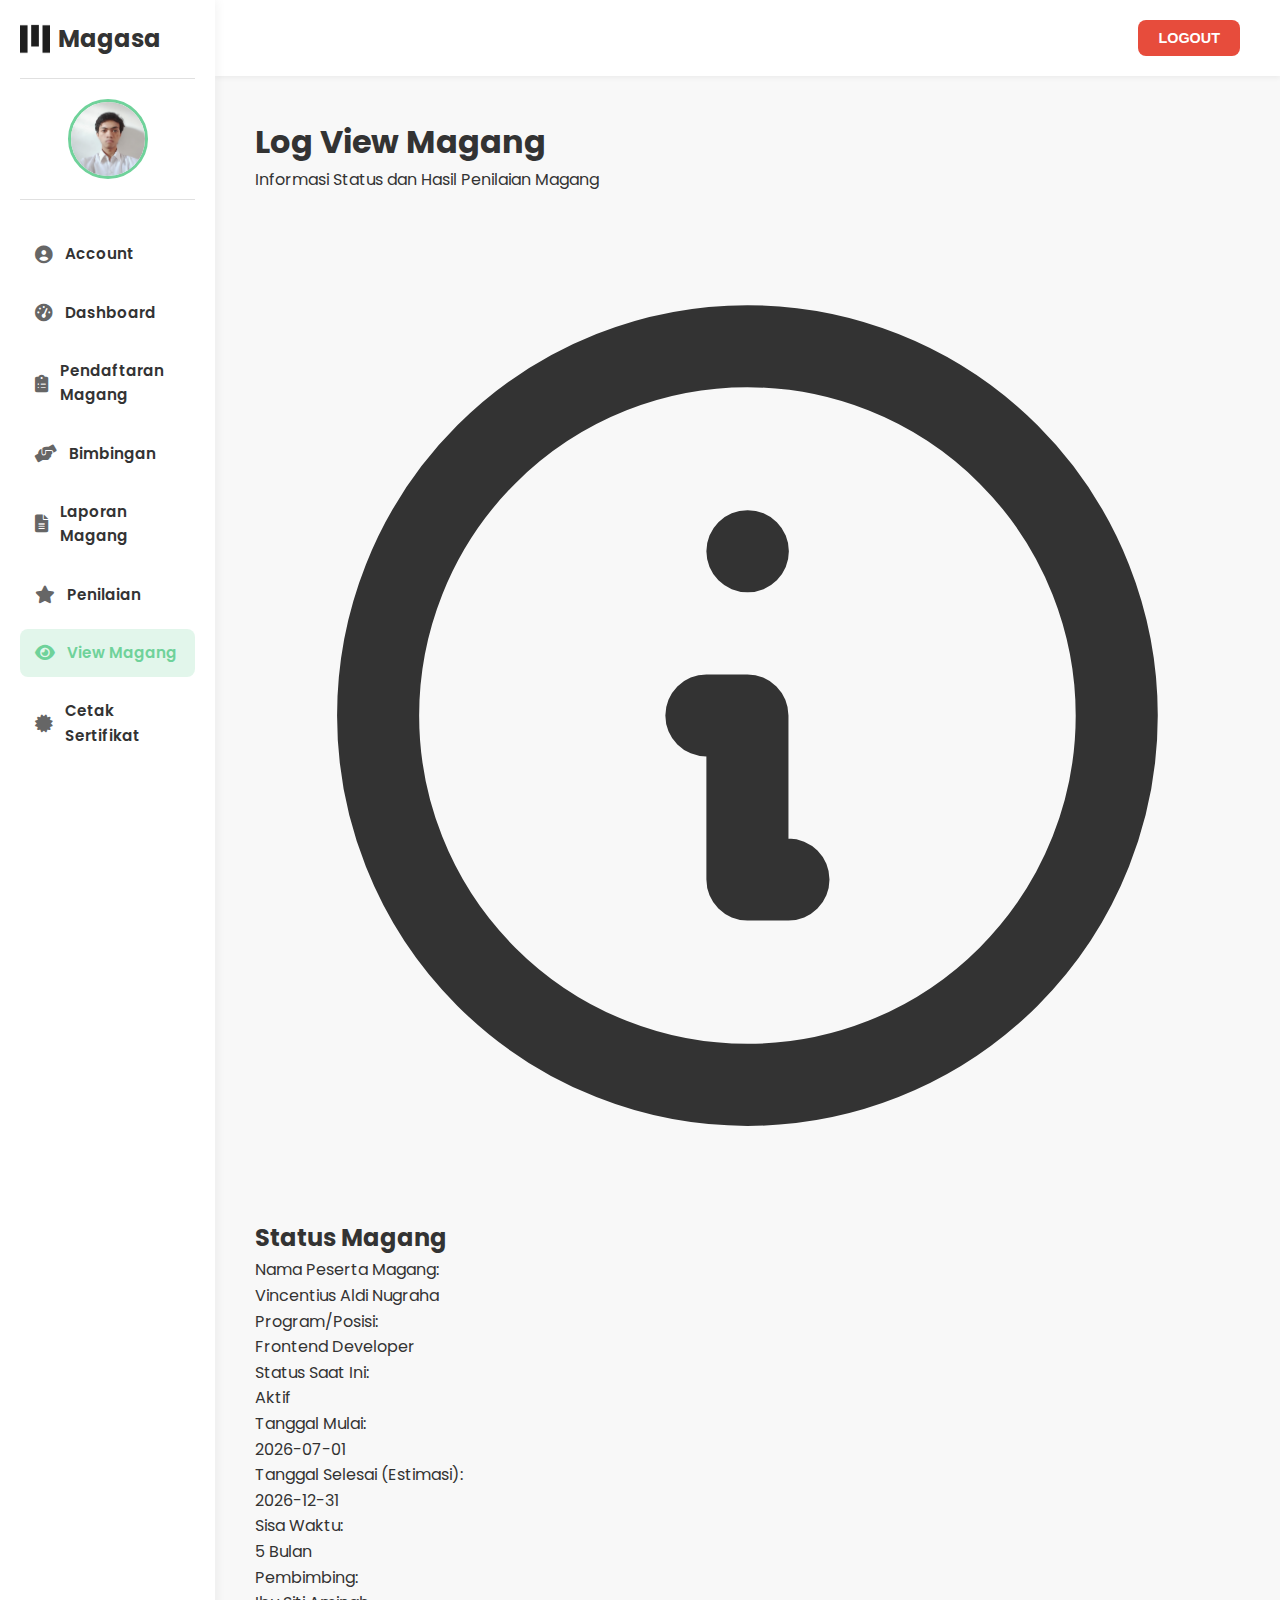
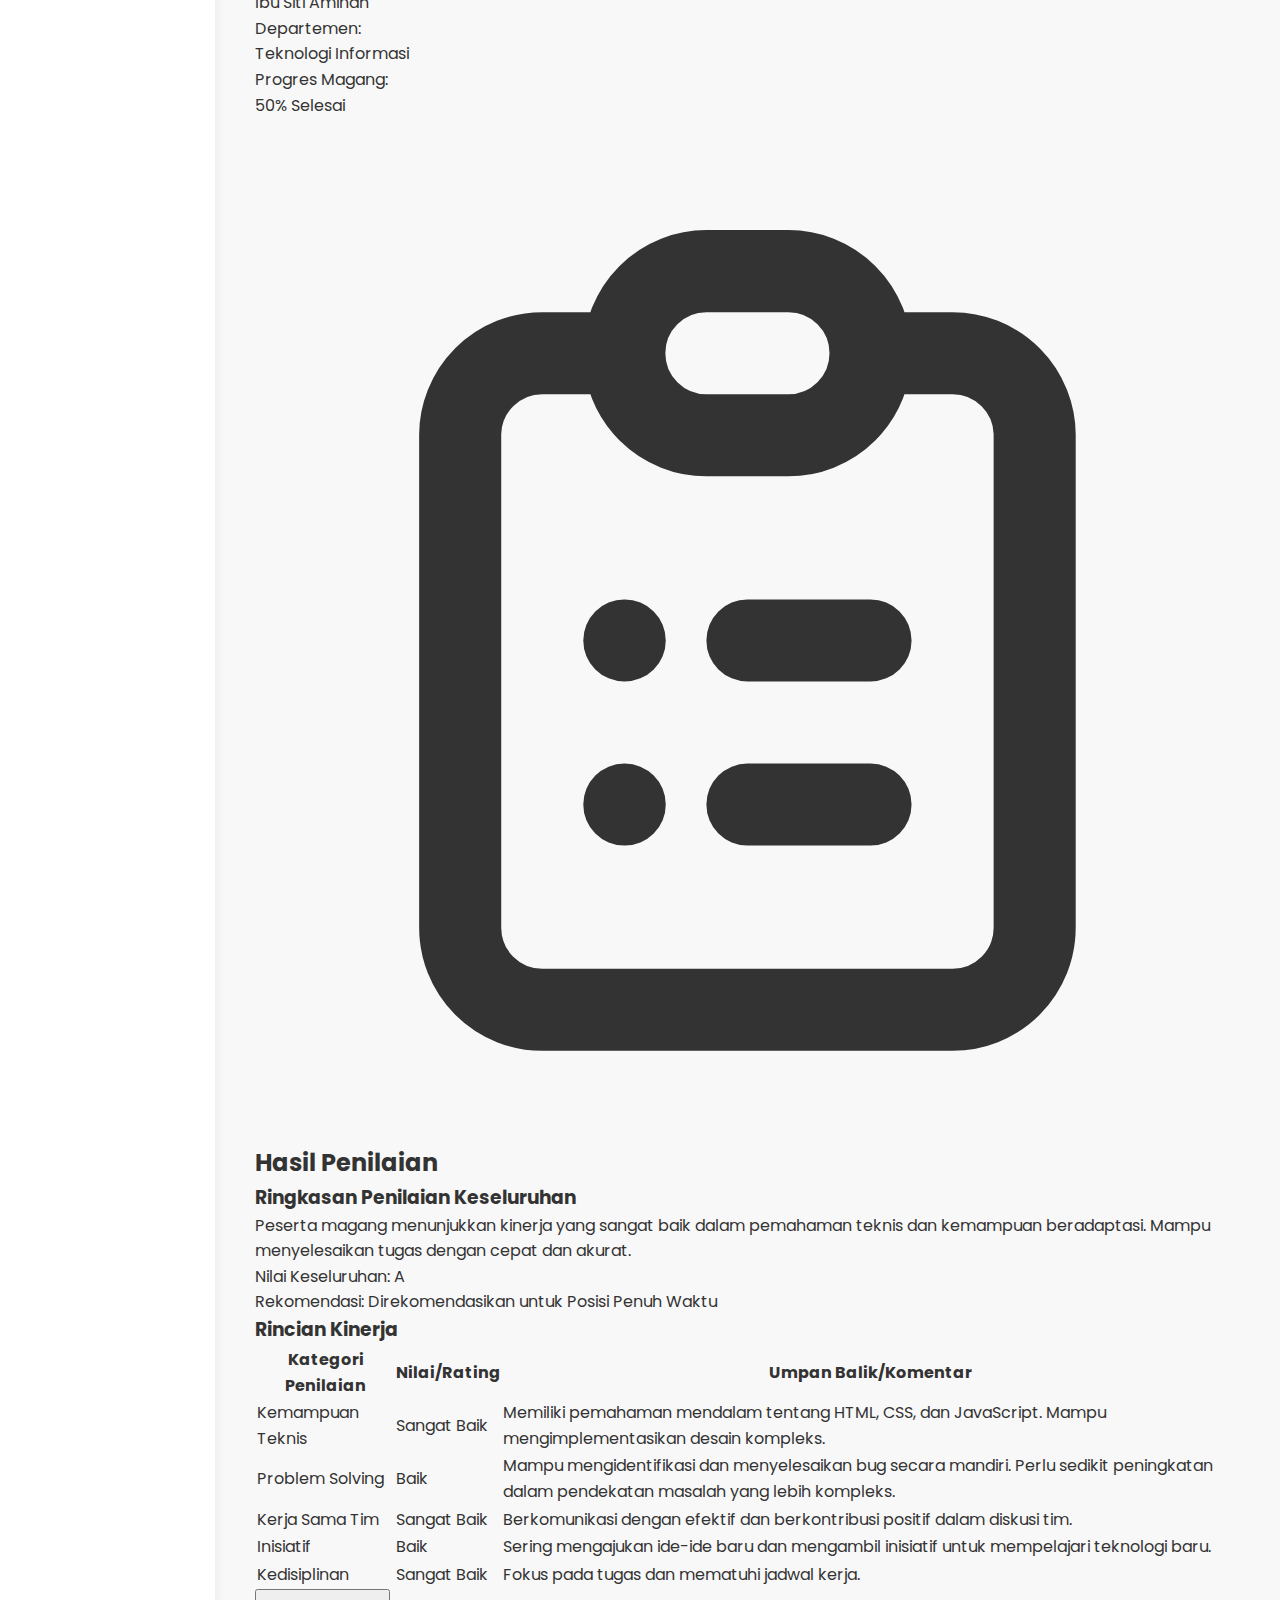
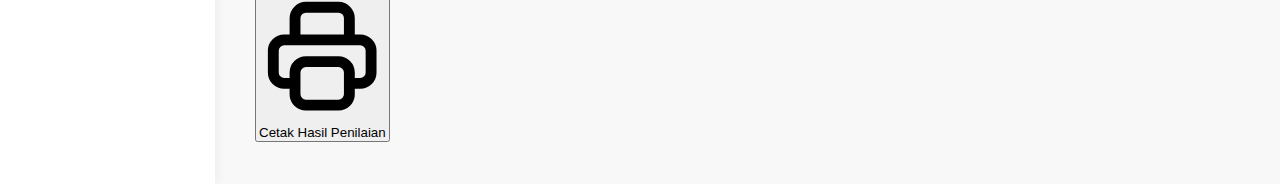
<file: project_dashboard/Log_View.html>
<!DOCTYPE html>
<html lang="id">

<head>
  <meta charset="UTF-8">
  <meta name="viewport" content="width=device-width, initial-scale=1.0">
  <title>Dashboard</title>
  <link rel="icon" href="../assets/images/cib_koding.png">
  <link rel="stylesheet" href="../assets/styles/style_dashboard.css">
  <link href="https://fonts.googleapis.com/css2?family=Poppins:wght@400;600;700&display=swap" rel="stylesheet">
  <link rel="stylesheet" href="https://cdnjs.cloudflare.com/ajax/libs/font-awesome/6.0.0-beta3/css/all.min.css">
</head>

<body>
  <div class="dashboard-container">
    <aside class="sidebar">
      <div class="sidebar-header">
        <div class="navbar-logo">
          <img src="../assets/images/cib_koding.png" alt="Magang Logo" class="logo-icon">
          <span class="logo-text">Magasa</span>
        </div>
      </div>
      <div class="profile-summary">
        <img src="../assets/images/fp1.jpg" alt="Profile Picture" class="profile-pic">
      </div>
      <nav class="sidebar-nav">
        <ul>
          <li><a href="account.html" class="nav-item has-dropdown"><i class="fas fa-user-circle"></i> Account</a></li>
          <li><a href="dashboard_main.html" class="nav-item"><i class="fas fa-tachometer-alt"></i> Dashboard</a></li>
          <li><a href="pendaftaran_magang.html" class="nav-item has-dropdown"><i class="fas fa-clipboard-list"></i> Pendaftaran Magang</a></li>
          <li><a href="bimbingan.html" class="nav-item"><i class="fas fa-hands-helping"></i> Bimbingan</a></li>
          <li><a href="laporan_magang.html" class="nav-item has-dropdown"><i class="fas fa-file-alt"></i> Laporan Magang</a></li>
          <li><a href="penilaian.html" class="nav-item"><i class="fas fa-star"></i> Penilaian</a></li>
          <li><a href="Log_View.html" class="nav-item active-link"><i class="fa-solid fa-eye"></i> View Magang</a></li>
          <li><a href="cetak_sertifikat.html" class="nav-item"><i class="fas fa-certificate"></i> Cetak Sertifikat</a></li>
        </ul>
      </nav>
    </aside>

    <main class="main-content">
      <header class="main-header">
        <div class="navbar-logo header-logo-mobile">
          <img src="../assets/images/cib_koding.png" alt="Magang Logo" class="logo-icon">
          <span class="logo-text">Magasa</span>
        </div>
        <a href="../index.html"><button class="logout-button">LOGOUT</button></a>
      </header>

      <div class="content-area">
        <header class="header-section">
          <h1>Log View Magang</h1>
          <p>Informasi Status dan Hasil Penilaian Magang</p>
        </header>

        <section class="info-section status-section">
          <h2 class="section-title">
            <svg xmlns="http://www.w3.org/2000/svg" fill="none" viewBox="0 0 24 24" stroke="currentColor"
              stroke-width="2">
              <path stroke-linecap="round" stroke-linejoin="round"
                d="M13 16h-1v-4h-1m1-4h.01M21 12a9 9 0 11-18 0 9 9 0 0118 0z" />
            </svg>
            Status Magang
          </h2>
          <div class="grid-container">
            <div class="grid-item">
              <p class="label">Nama Peserta Magang:</p>
              <p class="value">Vincentius Aldi Nugraha</p>
            </div>
            <div class="grid-item">
              <p class="label">Program/Posisi:</p>
              <p class="value">Frontend Developer</p>
            </div>
            <div class="grid-item">
              <p class="label">Status Saat Ini:</p>
              <p class="value status-active">Aktif</p>
            </div>
            <div class="grid-item">
              <p class="label">Tanggal Mulai:</p>
              <p class="value">2026-07-01</p>
            </div>
            <div class="grid-item">
              <p class="label">Tanggal Selesai (Estimasi):</p>
              <p class="value">2026-12-31</p>
            </div>
            <div class="grid-item">
              <p class="label">Sisa Waktu:</p>
              <p class="value">5 Bulan</p>
            </div>
            <div class="grid-item">
              <p class="label">Pembimbing:</p>
              <p class="value">Ibu Siti Aminah</p>
            </div>
            <div class="grid-item">
              <p class="label">Departemen:</p>
              <p class="value">Teknologi Informasi</p>
            </div>
          </div>
          <div class="progress-container">
            <p class="progress-label">Progres Magang:</p>
            <div class="progress-bar-bg">
              <div class="progress-bar-fill" style="width: 50%;"></div>
            </div>
            <p class="progress-percentage">50% Selesai</p>
          </div>
        </section>

        <section class="info-section assessment-section">
          <h2 class="section-title">
            <svg xmlns="http://www.w3.org/2000/svg" fill="none" viewBox="0 0 24 24" stroke="currentColor" stroke-width="2">
              <path stroke-linecap="round" stroke-linejoin="round" d="M9 5H7a2 2 0 00-2 2v12a2 2 0 002 2h10a2 2 0 002-2V7a2 2 0 00-2-2h-2M9 5a2 2 0 002 2h2a2 2 0 002-2M9 5a2 2 0 012-2h2a2 2 0 012 2m-3 7h3m-3 4h3m-6-4h.01M9 16h.01" />
            </svg>
            Hasil Penilaian
          </h2>

          <div class="summary-box">
            <h3 class="text-xl font-medium text-purple-700 mb-2">Ringkasan Penilaian Keseluruhan</h3>
            <p class="text-gray-800 mb-2">
              Peserta magang menunjukkan kinerja yang sangat baik dalam pemahaman teknis dan kemampuan beradaptasi.
              Mampu menyelesaikan tugas dengan cepat dan akurat.
            </p>
            <p class="font-medium text-gray-800">Nilai Keseluruhan: <span class="highlight-value">A</span></p>
            <p class="font-medium text-gray-800"> Rekomendasi: <span class="recommendation-value">Direkomendasikan untuk
                Posisi
                Penuh Waktu</span></p>
          </div>

          <h3 class="text-xl font-medium text-purple-700 mb-3">Rincian Kinerja</h3>
          <div class="table-container">
            <table class="assessment-table">
              <thead>
                <tr>
                  <th>Kategori Penilaian</th>
                  <th>Nilai/Rating</th>
                  <th>Umpan Balik/Komentar</th>
                </tr>
              </thead>
              <tbody>
                <tr>
                  <td>Kemampuan Teknis</td>
                  <td>Sangat Baik</td>
                  <td>Memiliki pemahaman mendalam tentang HTML, CSS, dan JavaScript. Mampu mengimplementasikan desain
                    kompleks.
                  </td>
                </tr>
                <tr>
                  <td>Problem Solving</td>
                  <td>Baik</td>
                  <td>
                    Mampu mengidentifikasi dan menyelesaikan bug secara mandiri. Perlu sedikit peningkatan dalam
                    pendekatan masalah yang lebih kompleks.
                  </td>
                </tr>
                <tr>
                  <td>Kerja Sama Tim</td>
                  <td>Sangat Baik</td>
                  <td>Berkomunikasi dengan efektif dan berkontribusi positif dalam diskusi tim.</td>
                </tr>
                <tr>
                  <td>Inisiatif</td>
                  <td>Baik</td>
                  <td>Sering mengajukan ide-ide baru dan mengambil inisiatif untuk mempelajari teknologi baru.</td>
                </tr>
                <tr>
                  <td>Kedisiplinan</td>
                  <td>Sangat Baik</td>
                  <td>Fokus pada tugas dan mematuhi jadwal kerja.</td>
                </tr>
              </tbody>
            </table>
          </div>

          <div class="button-group no-print">
            <button onclick="window.print()" class="action-button print-button">
              <svg xmlns="http://www.w3.org/2000/svg" fill="none" viewBox="0 0 24 24" stroke="currentColor" stroke-width="2">
                <path stroke-linecap="round" stroke-linejoin="round" d="M17 17h2a2 2 0 002-2v-4a2 2 0 00-2-2H5a2 2 0 00-2 2v4a2 2 0 002 2h2m2 4h6a2 2 0 002-2v-4a2 2 0 00-2-2H9a2 2 0 00-2 2v4a2 2 0 002 2zm8-12V5a2 2 0 00-2-2H9a2 2 0 00-2 2v4h10z" />
              </svg>
              Cetak Hasil Penilaian
            </button>
          </div>
        </section>
      </div>
    </main>
  </div>
</body>

</html>
</file>
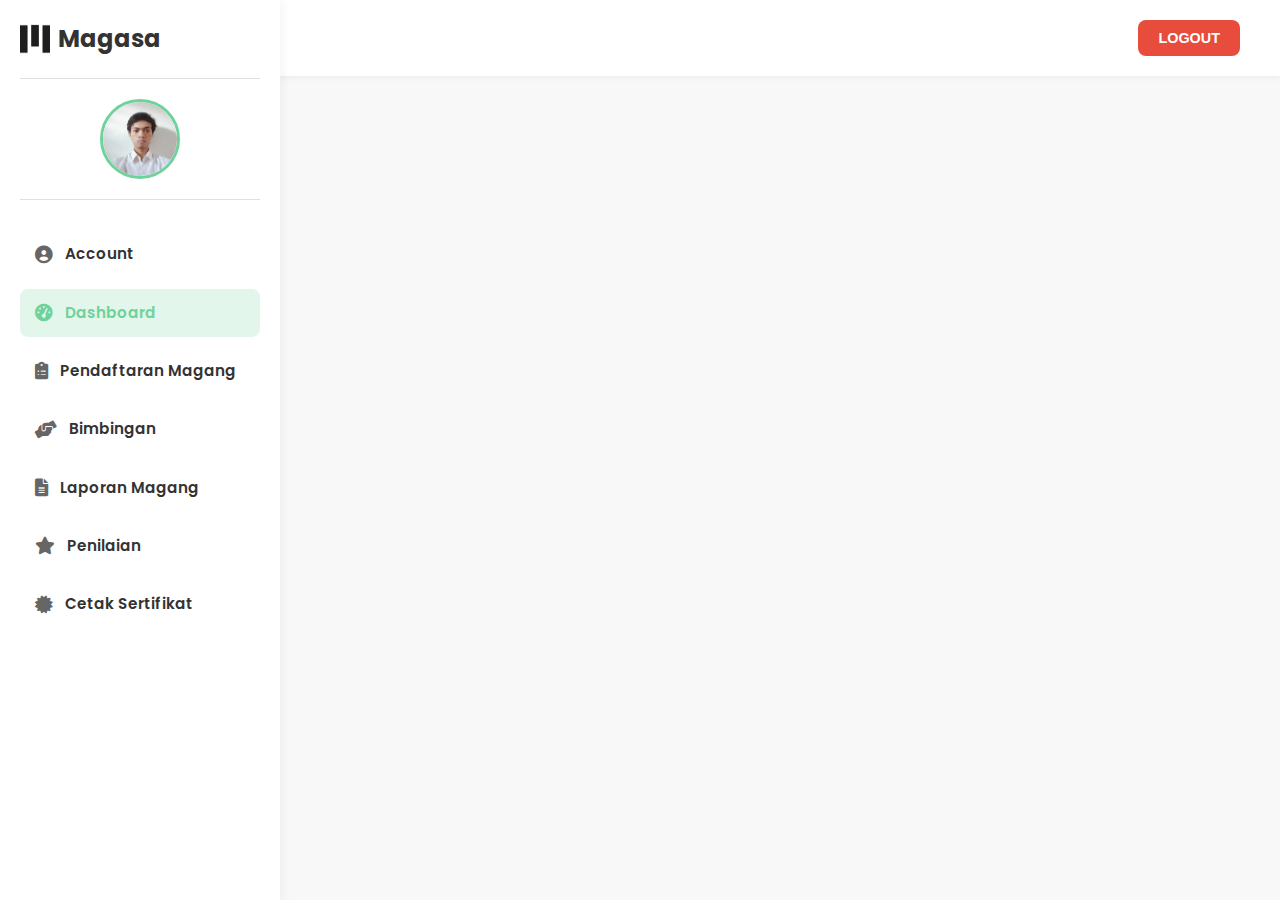
<file: project_dashboard/pendaftaran_magang.html>
<!DOCTYPE html>
<html lang="id">
<head>
    <meta charset="UTF-8">
    <meta name="viewport" content="width=device-width, initial-scale=1.0">
    <title>Dashboard</title>
    <link rel="stylesheet" href="../assets/styles/style_dashboard.css">
    <link href="https://fonts.googleapis.com/css2?family=Poppins:wght@400;600;700&display=swap" rel="stylesheet">
    <link rel="stylesheet" href="https://cdnjs.cloudflare.com/ajax/libs/font-awesome/6.0.0-beta3/css/all.min.css">
</head>
<body>
    <div class="dashboard-container">
        <aside class="sidebar">
            <div class="sidebar-header">
                <div class="navbar-logo">
                    <img src="../assets/images/cib_koding.png" alt="Magang Logo" class="logo-icon">
                    <span class="logo-text">Magasa</span>
                </div>
            </div>
            <div class="profile-summary">
                <img src="../assets/images/fp1.jpg" alt="Profile Picture" class="profile-pic">
            </div>
            <nav class="sidebar-nav">
                <ul>
                    <li><a href="account.html" class="nav-item has-dropdown active"><i class="fas fa-user-circle"></i> Account </a></li>
                    <li><a href="#" class="nav-item active-link"><i class="fas fa-tachometer-alt"></i> Dashboard</a></li>
                    <li><a href="pendaftaran_magang.html" class="nav-item has-dropdown"><i class="fas fa-clipboard-list"></i> Pendaftaran Magang</a></li>
                    <li><a href="#" class="nav-item"><i class="fas fa-hands-helping"></i> Bimbingan</a></li>
                    <li><a href="#" class="nav-item has-dropdown"><i class="fas fa-file-alt"></i> Laporan Magang</a></li>
                    <li><a href="#" class="nav-item"><i class="fas fa-star"></i> Penilaian</a></li>
                    <li><a href="#" class="nav-item"><i class="fas fa-certificate"></i> Cetak Sertifikat</a></li>
                </ul>
            </nav>
        </aside>

        <main class="main-content">
            <header class="main-header">
                <div class="navbar-logo header-logo-mobile">
                    <img src="../assets/images/cib_koding.png" alt="Magang Logo" class="logo-icon">
                    <span class="logo-text">Magasa</span>
                </div>
                <a href="../home_page.html"><button class="logout-button">LOGOUT</button></a>
            </header>

            
        </main>
    </div>
</body>
</html>
</file>
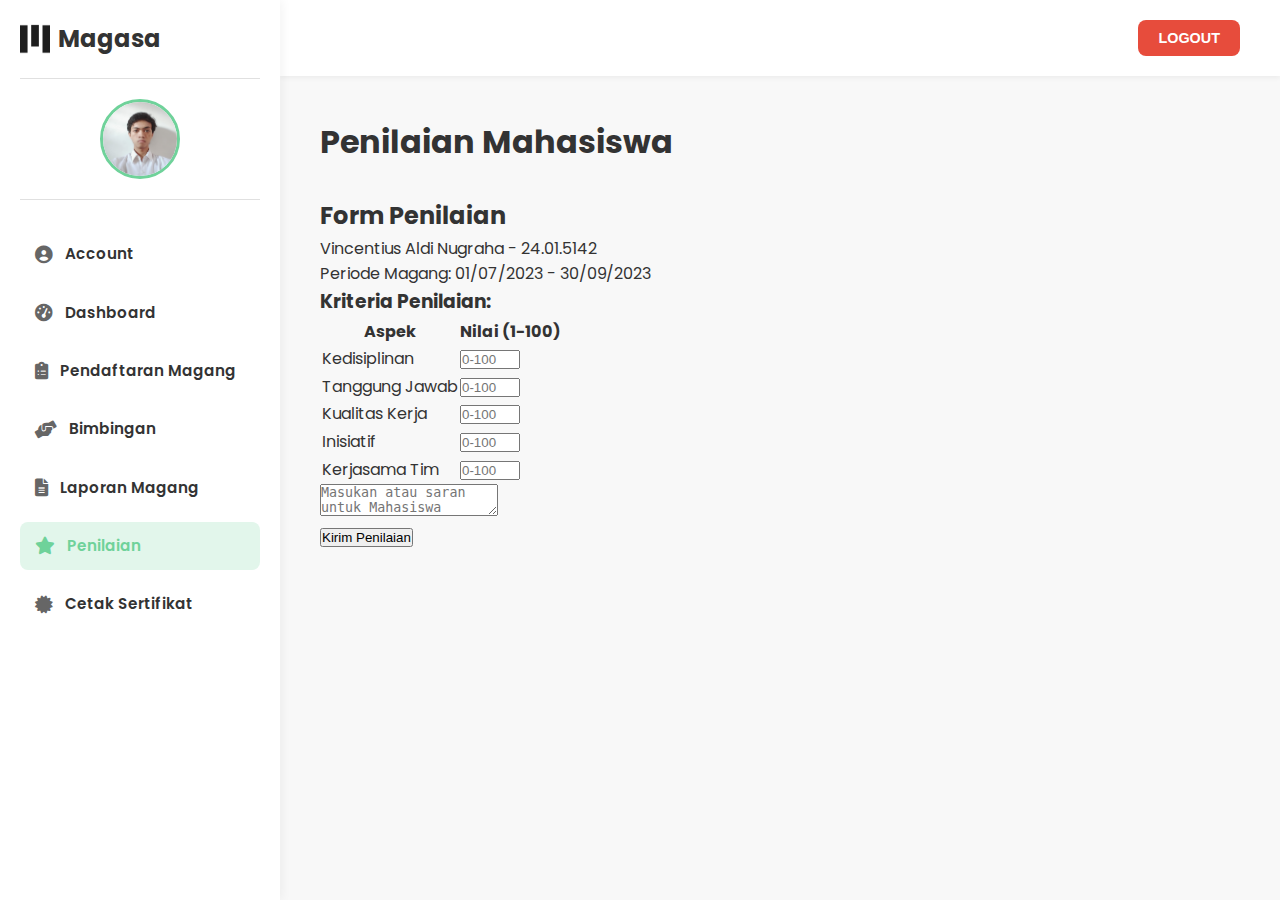
<file: project_dashboard/penilaian.html>
<!DOCTYPE html>
<html lang="id">

<head>
  <meta charset="UTF-8">
  <meta name="viewport" content="width=device-width, initial-scale=1.0">
  <title>Dashboard</title>
  <link rel="stylesheet" href="../assets/styles/style_dashboard.css">
  <link href="https://fonts.googleapis.com/css2?family=Poppins:wght@400;600;700&display=swap" rel="stylesheet">
  <link rel="stylesheet" href="https://cdnjs.cloudflare.com/ajax/libs/font-awesome/6.0.0-beta3/css/all.min.css">
</head>

<body>
  <div class="dashboard-container">
    <aside class="sidebar">
      <div class="sidebar-header">
        <div class="navbar-logo">
          <img src="../assets/images/cib_koding.png" alt="Magang Logo" class="logo-icon">
          <span class="logo-text">Magasa</span>
        </div>
      </div>
      <div class="profile-summary">
        <img src="../assets/images/fp1.jpg" alt="Profile Picture" class="profile-pic">
      </div>
      <nav class="sidebar-nav">
        <ul>
          <li><a href="account.html" class="nav-item has-dropdown active"><i class="fas fa-user-circle"></i> Account</a>
          </li>
          <li><a href="dashboard_main.html" class="nav-item"><i class="fas fa-tachometer-alt"></i> Dashboard</a></li>
          <li><a href="pendaftaran_magang.html" class="nav-item has-dropdown"><i
                class="fas fa-clipboard-list"></i> Pendaftaran Magang</a></li>
          <li><a href="bimbingan.html" class="nav-item"><i class="fas fa-hands-helping"></i> Bimbingan</a></li>
          <li><a href="laporan_magang.html" class="nav-item has-dropdown"><i class="fas fa-file-alt"></i> Laporan
              Magang</a></li>
          <li><a href="penilaian.html" class="nav-item active-link"><i class="fas fa-star"></i> Penilaian</a></li>
          <li><a href="cetak_sertifikat.html" class="nav-item"><i class="fas fa-certificate"></i> Cetak Sertifikat</a></li>
        </ul>
      </nav>
    </aside>

    <main class="main-content">
      <header class="main-header">
        <div class="navbar-logo header-logo-mobile">
          <img src="../assets/images/cib_koding.png" alt="Magang Logo" class="logo-icon">
          <span class="logo-text">Magasa</span>
        </div>
        <a href="../home_page.html"><button class="logout-button">LOGOUT</button></a>
      </header>
      <div class="content-area">
        <h1>Penilaian Mahasiswa</h1>
      
        <div class="form-penilaian-section">
          <h2>Form Penilaian</h2>
          <div class="student-info">
            <p>Vincentius Aldi Nugraha - <span>24.01.5142</span></p>
            <p>Periode Magang: <span>01/07/2023 - 30/09/2023</span></p>
          </div>
      
          <h3>Kriteria Penilaian:</h3>
          <div class="rating-table-responsive">
            <table>
              <thead>
                <tr>
                  <th>Aspek</th>
                  <th>Nilai (1-100)</th>
                </tr>
              </thead>
              <tbody>
                <tr>
                  <td>Kedisiplinan</td>
                  <td><input type="number" min="1" max="100" placeholder="0-100"></td>
                </tr>
                <tr>
                  <td>Tanggung Jawab</td>
                  <td><input type="number" min="1" max="100" placeholder="0-100"></td>
                </tr>
                <tr>
                  <td>Kualitas Kerja</td>
                  <td><input type="number" min="1" max="100" placeholder="0-100"></td>
                </tr>
                <tr>
                  <td>Inisiatif</td>
                  <td><input type="number" min="1" max="100" placeholder="0-100"></td>
                </tr>
                <tr>
                  <td>Kerjasama Tim</td>
                  <td><input type="number" min="1" max="100" placeholder="0-100"></td>
                </tr>
              </tbody>
            </table>
          </div>
      
          <div class="form-group-textarea">
            <textarea placeholder="Masukan atau saran untuk Mahasiswa"></textarea>
          </div>
      
          <button class="kirim-penilaian-btn">Kirim Penilaian</button>
        </div>
      </div>
    </main>
  </div>
  <script src="../main.js"></script>
</body>

</html>
</file>
<file: assets/styles/style_homepage.css>
:root {
    --primary-blue: #6A5ACD; /* Adjust to match the button color precisely */
    --secondary-button-bg: #E0E0E0; /* Light gray for secondary button */
    --text-dark: #333;
    --text-light-gray: #666;
    --background-gradient-start: #E6EEF9; /* Lighter blue/purple */
    --background-gradient-end: #F5E8FB;   /* Lighter pink/purple */
    --image-shadow: rgba(0, 0, 0, 0.1);
}

* {
    margin: 0;
    padding: 0;
    box-sizing: border-box;
}

body {
    font-family: 'Poppins', sans-serif;
    line-height: 1.6;
    color: var(--text-dark);
    background: linear-gradient(135deg, var(--background-gradient-start), #84f1b1);
    min-height: 100vh;
    display: flex;
    justify-content: center;
    align-items: center;
    overflow: hidden; /* To prevent scrollbar from decorative elements */
}

.container {
    width: 90%;
    max-width: 1200px;
    background-color: #fff;
    border-radius: 20px;
    box-shadow: 0 10px 30px rgba(0, 0, 0, 0.08);
    display: flex;
    flex-direction: column;
    padding: 30px 40px;
    position: relative; /* For decorative elements positioning */
    overflow: hidden; /* Ensure rounded corners clip children */
}

/* Navbar */
.navbar {
    display: flex;
    align-items: center;
    padding-bottom: 30px;
}

.logo {
    display: flex;
    align-items: center;
    font-weight: 700;
    font-size: 1.5rem;
    color: #58be87; 
}

.logo-icon {
    width: 30px;
    height: 30px;
    margin-right: 8px;
    /* You might need to adjust the SVG fill color if it's not black by default */
}

/* Hero Section */
.hero-section {
    display: flex;
    flex-wrap: wrap;
    align-items: center;
    justify-content: space-between;
    padding: 20px 0;
    position: relative; /* For decorative elements within this section */
}

.text-content {
    flex: 1;
    min-width: 300px;
    padding-right: 40px;
}

.text-content h1 {
    font-size: 1.5rem;
    color: #2929e9;
    margin-bottom: 10px;
}

.text-content h2 {
    font-size: 2.8rem; /* Adjust as needed */
    font-weight: 700;
    color: var(--text-dark);
    margin-bottom: 20px;
    line-height: 1.2;
}

.text-content p {
    font-size: 1.1rem;
    color: var(--text-light-gray);
    margin-bottom: 30px;
}

.buttons {
    display: flex;
    gap: 20px;
}

.btn {
    padding: 15px 30px;
    border: none;
    border-radius: 10px;
    font-size: 1.1rem;
    cursor: pointer;
    transition: background-color 0.3s ease, transform 0.2s ease;
}

.btn.primary {
    background-color: transparent; /* Latar belakang transparan */
    color: #2929e9; /* Warna teks sama dengan warna border */
    border: 2px solid #2929e9; /* Border dengan warna */
    font-weight: 600;
}

.btn.primary:hover {
    background-color: #2929e9; /* Latar belakang solid saat hover */
    color: white; /* Teks putih saat hover */
    transform: translateY(-2px);
}

.btn.secondary {
    background-color: transparent; /* Latar belakang transparan */
    color: #27d678; /* Warna teks sama dengan warna border */
    border: 2px solid #27d678; /* Border dengan warna */
    font-weight: 600;
}

.btn.secondary:hover {
    background-color: #27d678; /* Latar belakang solid saat hover */
    color: white; /* Teks putih saat hover */
    transform: translateY(-2px);
}

.image-content {
    flex: 1;
    min-width: 400px; /* Adjust based on image size */
    display: flex;
    justify-content: center;
    align-items: center;
    position: relative;
    z-index: 1; /* Ensure image is above some decorative elements */
}

.main-image {
    max-width: 100%;
    height: auto;
    border-radius: 20px; /* Rounded corners for the image */
    box-shadow: 0 15px 40px var(--image-shadow);
}

/* Decorative Icons */
.decorative-icon {
    position: absolute;
    font-size: 3rem; /* Adjust icon size */
    color: rgba(106, 90, 205, 0.2); /* Semi-transparent primary color */
    z-index: 0; /* Behind the main content */
}

.link-icon {
    top: 50px;
    right: 350px; /* Adjust position relative to the container */
    transform: rotate(-20deg);
}

.code-icon {
    top: 50px;
    right: 50px;
    font-size: 3.5rem;
    color: rgba(106, 90, 205, 0.3);
}

.coin-icon {
    bottom: 50px;
    right: 150px;
    font-size: 3.5rem;
    color: rgba(255, 215, 0, 0.4); /* Gold coin color, semi-transparent */
}

/* Responsive adjustments */
@media (max-width: 992px) {
    .hero-section {
        flex-direction: column;
        text-align: center;
    }

    .text-content {
        padding-right: 0;
        margin-bottom: 40px;
    }

    .buttons {
        justify-content: center;
    }

    .image-content {
        min-width: unset;
        width: 80%;
    }

    .decorative-icon {
        font-size: 2.5rem;
    }

    .link-icon {
        top: 20px;
        right: 20px;
        transform: none;
    }

    .code-icon {
        top: 80px;
        right: 80px;
    }

    .coin-icon {
        bottom: 20px;
        right: 20px;
    }
}

@media (max-width: 768px) {
    .container {
        padding: 20px;
    }

    .text-content h2 {
        font-size: 2rem;
    }

    .text-content p {
        font-size: 1rem;
    }

    .btn {
        padding: 12px 25px;
        font-size: 1rem;
    }

    .decorative-icon {
        display: none; /* Hide decorative icons on smaller screens for cleaner layout */
    }
}

@media (max-width: 480px) {
    .buttons {
        flex-direction: column;
        gap: 15px;
    }

    .btn {
        width: 100%;
    }
}
</file>
<file: assets/styles/style_regislogin.css>
:root {
    --green-light: #B4FFDA; /* Warna hijau terang untuk panel kiri */
    --green-button: #6FD29A; /* Warna hijau untuk tombol Daftar */
    --text-dark: #333;
    --text-light: #555;
    --border-gray: #ccc;
    --white: #fff;
    --poppins: 'Poppins', sans-serif;
}

* {
    margin: 0;
    padding: 0;
    box-sizing: border-box;
}

body {
    font-family: var(--poppins);
    line-height: 1.6;
    color: var(--text-dark);
    background-color: #f0f2f5; /* Warna latar belakang umum */
    display: flex;
    justify-content: center;
    align-items: center;
    min-height: 100vh;
    overflow: hidden; /* Mengatasi scrollbar jika ada elemen keluar */
}

.container {
    display: flex;
    align-content: center;
    width: 90%;
    max-width: 1000px; /* Batasi lebar container */
    height: 90vh; /* Sesuaikan tinggi container */
    max-height: 700px; /* Batasi tinggi maksimum */
    border-radius: 20px;
    box-shadow: 0 10px 30px rgba(0, 0, 0, 0.1);
    overflow: hidden; /* Penting untuk radius sudut */
}

.left-panel {
    flex: 1; /* Mengambil setengah lebar */
    background-color: var(--green-light);
    display: flex;
    flex-direction: column;
    justify-content: center; /* Untuk mendorong elemen ke atas dan bawah */
    align-items: center;
    padding: 40px;
    position: relative; /* Untuk logo di pojok */
    padding-top: 100px; /* Sesuaikan nilai ini */
    padding-bottom: 20px; /* Sesuaikan padding bawah jika perlu */
}

.header-left-panel {
  position: absolute; /* Tetapkan posisi absolut di dalam left-panel */
  top: 40px;
  left: 40px;
  display: flex; /* Untuk menata logo dan tombol kembali berdampingan */
  align-items: center;
  gap: 20px; /* Jarak antara logo dan tombol kembali */
}

.navbar-logo {
  position: static; /* Hapus posisi absolut dari sini */
  top: auto; /* Reset */
  left: auto; /* Reset */
}

.back-button {
  display: flex;
  align-items: center;
  gap: 9px; /* Jarak antara ikon dan teks */
  text-decoration: none;
  color: #555; /* Atau warna yang Anda inginkan*/
  font-weight: 600;
  font-size: 0.95rem;
  padding: 8px 12px;
  border-radius: 8px;
  transition: background-color 0.3s ease, color 0.3s ease;
}

.back-button:hover {
  background-color: rgba(0, 0, 0, 0.05); /* Sedikit highlight saat hover */
  color: var(--primary-blue, #6A5ACD); /* Jika ada variabel primary-blue, atau warna lain */
}

.back-button i {
  font-size: 1rem; /* Ukuran ikon */
}

.navbar-logo {
    position: absolute;
    top: 40px;
    left: 40px;
}

.navbar-logo .logo-icon {
    width: 30px;
    height: 30px;
    /* Ubah warna fill SVG jika perlu, atau gunakan ikon yang sudah berwarna hitam */
}

.left-panel-title {
    font-size: 2.2rem;
    font-weight: 700;
    color: var(--text-dark);
    margin-top: 0; /* Jarak dari logo */
    text-align: center;
}

.p-title {
    font-size: 25px;
    font-weight: 700;
    color: var(--text-dark);
    margin-top: 0;
    text-align: center;
}

.illustration {
    width: 100%;
    display: flex;
    justify-content: center;
    align-items: flex-end;
    flex-grow: 1; /* Agar ilustrasi mengambil sisa ruang */
}

.illustration-image {
    max-width: 90%; /* Mengatur lebar maksimum ilustrasi */
    height: auto;
    display: block; /* Menghilangkan ruang kosong di bawah gambar */
    margin-top: auto; /* Mendorong gambar ke bawah di ruang flex */
    margin-bottom: 20px; /* Sedikit ruang dari bawah panel */
}

/* Jika tidak ada gambar ilustrasi, gunakan placeholder ini */
.illustration-placeholder {
    width: 100%;
    height: 250px;
    background-color: rgba(0,0,0,0.1);
    border-radius: 10px;
    display: flex;
    justify-content: center;
    align-items: center;
    color: var(--text-dark);
    font-size: 1.2rem;
    text-align: center;
}


.right-panel {
    flex: 1; /* Mengambil setengah lebar */
    background-color: var(--white);
    display: flex;
    justify-content: center;
    align-items: center;
    padding: 40px;
}

.form-wrapper {
    width: 100%;
    max-width: 400px; /* Batasi lebar form */
    text-align: center;
}

.form-title {
    font-size: 2.5rem;
    font-weight: 700;
    color: var(--text-dark);
    margin-bottom: 8px;
}

.form-subtitle {
  font-size: 1rem; /* Ukuran font subtitle */
  color: rgb(43, 43, 43); /* Warna teks, bisa disesuaikan */
  margin-bottom: 30px; /* Jarak antara subtitle dan form */
}

.registration-form {
    display: flex;
    flex-direction: column;
    gap: 20px; /* Jarak antar group form */
}

.login-form {
    display: flex;
    flex-direction: column;
    gap: 10px; /* Jarak antar group form */
}

.form-group {
    text-align: left;
}

.form-group label {
    display: block;
    font-size: 0.95rem;
    color: var(--text-light);
    margin-bottom: 8px;
    font-weight: 600;
}

.form-group input {
    width: 100%;
    padding: 12px 15px;
    border: 1px solid var(--border-gray);
    border-radius: 8px;
    font-size: 1rem;
    font-family: var(--poppins);
    outline: none; /* Hilangkan outline saat fokus */
    transition: border-color 0.3s ease, box-shadow 0.3s ease;
}

.form-group input:focus {
    border-color: var(--green-button);
    box-shadow: 0 0 0 3px rgba(111, 210, 154, 0.2);
}

.submit-button {
    width: 100%;
    padding: 15px 20px;
    background-color: var(--green-button);
    color: var(--white);
    border: none;
    border-radius: 10px;
    font-size: 1.2rem;
    font-weight: 600;
    cursor: pointer;
    margin-top: 30px;
    transition: background-color 0.3s ease, transform 0.2s ease;
}

.submit-button:hover {
    background-color: #5CB881; /* Sedikit lebih gelap */
    transform: translateY(-2px);
}

/* Divider for "OR" */

.divider{
    display: flex;
    align-items: center;
    text-align: center;
    margin: 20px 0;
    color: var(--text-light);
}

.divider::before,
.divider::after {
    content: '';
    flex: 1;
    border-bottom: 1px solid var(--border-gray);
}

.divider:not(:empty)::before {
    margin-right: .5em;
}

.divider:not(:empty)::after {
    margin-left: .5em;
}

/* Google Login Button */
.google-login-button {
    width: 100%;
    padding: 15px 20px;
    background-color: var(--white); /* White background */
    color: var(--text-dark);
    border: 1px solid var(--border-gray); /* Gray border */
    border-radius: 10px;
    font-size: 1.1rem; /* Slightly smaller font than primary button */
    font-weight: 600;
    cursor: pointer;
    display: flex;
    align-items: center;
    justify-content: center;
    gap: 10px; /* Space between icon and text */
    transition: background-color 0.3s ease, border-color 0.3s ease, transform 0.2s ease;
}

a {
    text-decoration: none;
}

.google-login-button:hover {
    background-color: #f8f8f8;
    border-color: #a0a0a0;
    transform: translateY(-2px);
}

.google-icon {
    width: 24px; /* Size for Google logo */
    height: 24px;
}


/* Responsive adjustments */
@media (max-width: 768px) {
    .container {
        flex-direction: column; /* Ubah menjadi satu kolom */
        height: auto; /* Biarkan tinggi menyesuaikan konten */
        max-height: unset;
        width: 95%;
        padding: 0; /* Hapus padding agar panel mengisi penuh */
    }

    .left-panel {
        padding: 30px;
        height: 300px; /* Batasi tinggi panel kiri di mobile */
        justify-content: flex-start; /* Elemen di atas */
        align-items: center;
        border-bottom-left-radius: 0;
        border-bottom-right-radius: 0;
        border-radius: 20px 20px 0 0; /* Hanya radius atas */
    }

    .header-left-panel {
      position: static; /* Kembali ke posisi normal di mobile */
      width: 100%;
      justify-content: space-between; /* Untuk mendorong logo ke kiri dan tombol ke kanan */
      padding: 0 0px; /* Sesuaikan padding */
      margin-bottom: 20px;
  }

  .navbar-logo {
      margin-bottom: 0; /* Reset margin bottom */
  }

  .back-button {
      font-size: 0.85rem;
      padding: 6px 10px;
  }

    .navbar-logo {
        position: static; /* Kembali ke posisi normal */
        margin-bottom: 20px; /* Beri jarak dengan judul */
    }

    .left-panel-title {
        font-size: 1.8rem;
        margin-top: 0;
    }

    .illustration {
        flex-grow: 0; /* Tidak perlu mengambil sisa ruang penuh */
        height: 150px; /* Batasi tinggi ilustrasi di mobile */
        overflow: hidden; /* Pastikan gambar tidak meluap */
    }

    .illustration-image {
        max-height: 100%; /* Batasi tinggi gambar agar pas */
        width: auto;
        margin-top: auto;
        margin-bottom: auto; /* Pusatkan gambar secara vertikal */
    }

    .right-panel {
        padding: 30px;
        border-top-left-radius: 0;
        border-top-right-radius: 0;
        border-radius: 0 0 20px 20px; /* Hanya radius bawah */
    }

    .form-title {
        font-size: 2rem;
        margin-bottom: 10px;
    }

    .form-subtitle {
      font-size: 0.9rem; /* Sesuaikan ukuran font di responsif */
      margin-bottom: 20px; /* Sesuaikan margin di responsif */
  }

    .form-group input {
        padding: 10px 12px;
    }

    .submit-button {
        padding: 12px 15px;
        font-size: 1.1rem;
        margin-top: 20px;
    }

    .google-login-button {
        padding: 12px 15px;
        font-size: 1rem;
    }
}

@media (max-width: 480px) {
    .left-panel-title {
        font-size: 1.5rem;
    }

    .form-title {
        font-size: 1.8rem;
    }

    .form-subtitle{
      font-size: 0.85rem;
    }

    .form-group label {
        font-size: 0.9rem;
    }

    .form-group input {
        font-size: 0.95rem;
    }

    .google-login-button {
        font-size: 0.9rem;
    }
}
</file>
<file: assets/styles/style_notif.css>
body {
  font-family: "Poppins", sans-serif;
  display: flex;
  justify-content: center;
  align-items: center;
  min-height: 100vh;
  margin: 0;
  background-color: #e0ffe0;
}

.container {
  display: flex;
  justify-content: center;
  align-items: center;
  width: 100%;
  height: 100%;
}

.card {
  background-color: #fff;
  border-radius: 15px;
  border: 1.5px solid #3f3ff0;
  box-shadow: 0 4px 8px #0000001a;
  text-align: center;
  padding: 40px 30px;
  max-width: 400px;
  width: 90%;
}

.illustration img {
  max-width: 200px;
  height: auto;
  margin-bottom: 20px;
}

h1 {
  font-size: 1.8em;
  color: #333;
  margin-bottom: 10px;
  font-weight: 300px;
}

p {
  font-size: 1.4em;
  color: #333;
  font-weight: bold;
  margin-bottom: 50px;
}

.btn {
  background-color: #046ddd;
  color: #fff;
  border: none;
  border-radius: 8px;
  padding: 12px 25px;
  font-size: 1.1em;
  cursor: pointer;
  transition: background-color 0.3s ease;
}

.btn:hover {
  background-color: #0056b3;
}
</file>
<file: assets/styles/style_account.css>
@import url('https://fonts.googleapis.com/css2?family=Poppins:wght@400;600;700&display=swap');

:root {
    --sidebar-bg: #fff;
    --main-bg: #F8F8F8; /* Light gray for main content background */
    --header-bg: #fff; /* White for header */
    --primary-green: #6FD29A; /* Green for active links and buttons */
    --text-dark: #333;
    --text-light-gray: #666;
    --border-light-gray: #E0E0E0;
    --card-bg: #fff;
    --poppins: 'Poppins', sans-serif;
    --logout-red: #E74C3C; /* Red for logout button */
    --button-blue: #4A90E2; /* Blue for Simpan button */
}

* {
    margin: 0;
    padding: 0;
    box-sizing: border-box;
}

body {
    font-family: var(--poppins);
    line-height: 1.6;
    color: var(--text-dark);
    background-color: var(--main-bg);
    min-height: 100vh;
    overflow-y: auto; /* Allow vertical scrolling on body */
    display: flex;
}

.dashboard-container {
    display: flex;
    min-height: 100vh;
    width: 100%;
}

/* Sidebar Styling - Reused from Dashboard */
.sidebar {
    width: 280px;
    background-color: var(--sidebar-bg);
    padding: 20px;
    box-shadow: 2px 0 10px rgba(0, 0, 0, 0.05);
    display: flex;
    flex-direction: column;
    z-index: 1000;
    position: relative;
}

.sidebar-header {
    padding-bottom: 20px;
    border-bottom: 1px solid var(--border-light-gray);
    margin-bottom: 20px;
}

.navbar-logo {
    display: flex;
    align-items: center;
    font-weight: 700;
    font-size: 1.5rem;
    color: var(--text-dark);
}

.navbar-logo .logo-icon {
    width: 30px;
    height: 30px;
    margin-right: 8px;
}

.profile-summary {
    display: flex;
    justify-content: center;
    align-items: center;
    margin-bottom: 30px;
    padding-bottom: 20px;
    border-bottom: 1px solid var(--border-light-gray);
}

.profile-summary .profile-pic {
    width: 80px;
    height: 80px;
    border-radius: 50%;
    object-fit: cover;
    border: 3px solid var(--primary-green);
}

.sidebar-nav ul {
    list-style: none;
}

.sidebar-nav ul li {
    margin-bottom: 10px;
}

.sidebar-nav ul li a {
    display: flex;
    align-items: center;
    padding: 12px 15px;
    text-decoration: none;
    color: var(--text-dark);
    border-radius: 8px;
    transition: background-color 0.3s ease, color 0.3s ease;
    font-weight: 600;
    font-size: 0.95rem;
}

.sidebar-nav ul li a i {
    margin-right: 12px;
    font-size: 1.1rem;
    color: var(--text-light-gray);
}

.sidebar-nav ul li a.active-link {
    background-color: rgba(111, 210, 154, 0.2); /* Light green background */
    color: var(--primary-green);
}

.sidebar-nav ul li a.active-link i {
    color: var(--primary-green);
}

.sidebar-nav ul li a:not(.active-link):hover {
    background-color: #f0f0f0;
}

.sidebar-nav ul li .dropdown-arrow {
    margin-left: auto;
    font-size: 0.8rem;
    transition: transform 0.3s ease;
}


/* Main Content Styling - Reused from Dashboard, with modifications */
.main-content {
    flex-grow: 1;
    display: flex;
    flex-direction: column;
    background-color: var(--main-bg);
    overflow-y: auto; /* Allow scrolling for main content */
    -webkit-overflow-scrolling: touch;
}

.main-header {
    background-color: var(--header-bg);
    padding: 20px 40px;
    box-shadow: 0 2px 5px rgba(0, 0, 0, 0.05);
    display: flex;
    justify-content: flex-end;
    align-items: center;
    min-height: 70px;
}

.header-logo-mobile {
    display: none; /* Hidden by default */
    position: static; /* Position normally within header on mobile */
    margin-right: auto;
}

.logout-button {
    background-color: var(--logout-red);
    color: white;
    border: none;
    padding: 10px 20px;
    border-radius: 8px;
    font-weight: 600;
    cursor: pointer;
    transition: background-color 0.3s ease;
    font-size: 0.9rem;
}

.logout-button:hover {
    background-color: #C0392B;
}

.content-area {
    padding: 40px;
    flex-grow: 1;
    display: flex; /* Changed to flex for vertical stacking of cards */
    flex-direction: column;
    gap: 30px; /* Space between sections */
}

.profile-title {
    font-size: 1.8rem;
    font-weight: 700;
    color: var(--text-dark);
    margin-bottom: 0;
}

.card {
    background-color: var(--card-bg);
    border-radius: 15px;
    box-shadow: 0 5px 15px rgba(0, 0, 0, 0.05);
    padding: 30px;
}

/* Profile Overview Card */
.profile-overview {
    display: flex;
    align-items: center;
    gap: 40px; /* Space between avatar section and info */
}

.profile-avatar-section {
    display: flex;
    flex-direction: column;
    align-items: center;
    gap: 15px;
}

.profile-avatar-placeholder {
    width: 100px;
    height: 100px;
    background-color: #E0E0E0; /* Light gray background */
    border-radius: 50%;
    display: flex;
    justify-content: center;
    align-items: center;
    font-size: 3rem;
    color: #999; /* Icon color */
}

.upload-photo-button {
    background-color: var(--card-bg); /* White background */
    color: var(--button-blue);
    border: 1px solid var(--button-blue);
    padding: 10px 15px;
    border-radius: 8px;
    font-weight: 600;
    cursor: pointer;
    display: flex;
    align-items: center;
    gap: 8px;
    font-size: 0.9rem;
    transition: background-color 0.3s ease, color 0.3s ease;
}

.upload-photo-button:hover {
    background-color: var(--button-blue);
    color: var(--white);
}

.profile-basic-info h2 {
    font-size: 1.5rem;
    font-weight: 700;
    margin-bottom: 5px;
    color: var(--text-dark);
}

.profile-basic-info p {
    font-size: 1rem;
    color: var(--text-light-gray);
    margin-bottom: 3px;
}

/* User Details Card */
/* .user-details-card {
    /* No specific grid area needed, as it's stacked vertically */


.user-details-card h3 {
    font-size: 1.3rem;
    font-weight: 700;
    margin-bottom: 25px;
    color: var(--text-dark);
}

.form-row {
    display: flex;
    gap: 30px; /* Space between fields in a row */
    margin-bottom: 20px;
}

.form-field {
    flex: 1; /* Each field takes equal space in a row */
}

.form-field.full-width {
    flex: none; /* Override flex: 1 for full width fields */
    width: 100%;
    margin-bottom: 20px;
}

.form-field label {
    display: block;
    font-size: 0.9rem;
    color: var(--text-light-gray);
    margin-bottom: 8px;
    font-weight: 600;
}

.form-field input[type="text"] {
    width: 100%;
    padding: 10px 15px;
    border: 1px solid var(--border-light-gray);
    border-radius: 8px;
    font-size: 0.95rem;
    font-family: var(--poppins);
    outline: none;
    background-color: #F7F7F7; /* Light gray background for readonly fields */
    color: var(--text-dark);
}

.save-button {
    background-color: var(--button-blue);
    color: white;
    border: none;
    padding: 12px 25px;
    border-radius: 8px;
    font-weight: 600;
    cursor: pointer;
    transition: background-color 0.3s ease;
    font-size: 1rem;
    float: right; /* Push button to the right */
    margin-top: 20px;
}

.save-button:hover {
    background-color: #357ABD; /* Darker blue on hover */
}


/* Responsive adjustments */
@media (max-width: 992px) {
    .sidebar {
        width: 80px; /* Collapsed sidebar width */
        padding: 20px 10px;
    }

    .sidebar-header {
        display: none; /* Hide header on collapsed sidebar */
    }

    .profile-summary {
        display: none; /* Hide profile summary on collapsed sidebar */
    }

    .sidebar-nav ul li a {
        justify-content: center; /* Center icons */
        font-size: 0.8rem;
        padding: 12px 0px; /* Adjust padding */
        text-align: center;
    }

    .sidebar-nav ul li a i {
        margin-right: 0;
        margin-bottom: 5px; /* Space between icon and text */
        display: block; /* Make icon take full width */
    }

    .sidebar-nav ul li a .dropdown-arrow {
        display: none; /* Hide dropdown arrows */
    }

    .sidebar .logo-text {
        display: none; /* Hide logo text */
    }

    .main-content {
        margin-left: 0; /* No margin from sidebar */
    }

    .header-logo-mobile {
        display: flex; /* Show mobile header logo */
        position: static;
        margin-right: auto;
    }

    .content-area {
        padding: 20px;
        gap: 20px;
    }

    .profile-overview {
        flex-direction: column;
        text-align: center;
        gap: 20px;
    }

    .profile-basic-info {
        text-align: center;
    }

    .form-row {
        flex-direction: column; /* Stack form fields vertically */
        gap: 20px;
    }

    .form-field {
        flex: none; /* Reset flex:1 */
        width: 100%; /* Take full width */
    }

    .save-button {
        float: none; /* Remove float */
        width: 100%; /* Take full width */
        margin-top: 20px;
    }
}

@media (max-width: 768px) {
    .sidebar {
        position: fixed;
        height: 100%;
        left: -80px;
        transition: left 0.3s ease;
    }

    .main-header {
        padding: 15px 20px;
    }

    .logout-button {
        padding: 8px 15px;
        font-size: 0.8rem;
    }

    .profile-title {
        font-size: 1.5rem;
    }

    .card {
        padding: 20px;
    }

    .profile-overview {
        padding: 20px;
    }

    .profile-avatar-placeholder {
        width: 80px;
        height: 80px;
        font-size: 2.5rem;
    }

    .upload-photo-button {
        padding: 8px 12px;
        font-size: 0.8rem;
    }

    .profile-basic-info h2 {
        font-size: 1.2rem;
    }

    .profile-basic-info p {
        font-size: 0.9rem;
    }

    .user-details-card h3 {
        font-size: 1.2rem;
        margin-bottom: 20px;
    }

    .form-field label {
        font-size: 0.8rem;
    }

    .form-field input {
        font-size: 0.85rem;
        padding: 8px 12px;
    }

    .save-button {
        padding: 10px 20px;
        font-size: 0.9rem;
    }
}
</file>
<file: assets/styles/style_dashboard.css>
@import url('https://fonts.googleapis.com/css2?family=Poppins:wght@400;600;700&display=swap');

:root {
    --sidebar-bg: #fff;
    --main-bg: #F8F8F8; /* Light gray for main content background */
    --header-bg: #fff; /* White for header */
    --primary-green: #6FD29A; /* Green for active links and progress bar */
    --text-dark: #333;
    --text-light-gray: #666;
    --border-light-gray: #E0E0E0;
    --card-bg: #fff;
    --poppins: 'Poppins', sans-serif;
    --logout-red: #E74C3C; /* Red for logout button */
}

* {
    margin: 0;
    padding: 0;
    box-sizing: border-box;
}

body {
    font-family: var(--poppins);
    line-height: 1.6;
    color: var(--text-dark);
    background-color: var(--main-bg);
    min-height: 100vh;
    overflow-y: auto; /* Prevent body scrollbar */
    display: flex;
}

.dashboard-container {
    display: flex;
    min-height: 100vh;
    width: 100%;
}

/* Sidebar Styling */
.sidebar {
    width: 280px; /* Lebar sidebar */
    background-color: var(--sidebar-bg);
    padding: 20px;
    box-shadow: 2px 0 10px rgba(0, 0, 0, 0.05);
    display: flex;
    flex-direction: column;
    z-index: 1000; /* Ensure sidebar is above other content on mobile */
    position: relative; /* For the absolute positioning of header logo on mobile */
    overflow-y: auto;
}

.sidebar-header {
    padding-bottom: 20px;
    border-bottom: 1px solid var(--border-light-gray);
    margin-bottom: 20px;
}

.navbar-logo {
    display: flex;
    align-items: center;
    font-weight: 700;
    font-size: 1.5rem;
    color: var(--text-dark);
}

.navbar-logo .logo-icon {
    width: 30px;
    height: 30px;
    margin-right: 8px;
}

.profile-summary {
    display: flex;
    justify-content: center;
    align-items: center;
    margin-bottom: 30px;
    padding-bottom: 20px;
    border-bottom: 1px solid var(--border-light-gray);
}

.profile-summary .profile-pic {
    width: 80px;
    height: 80px;
    border-radius: 50%;
    object-fit: cover;
    border: 3px solid var(--primary-green); /* Border around profile pic */
}

.sidebar-nav ul {
    list-style: none;
}

.sidebar-nav ul li {
    margin-bottom: 10px;
}

.sidebar-nav ul li a {
    display: flex;
    align-items: center;
    padding: 12px 15px;
    text-decoration: none;
    color: var(--text-dark);
    border-radius: 8px;
    transition: background-color 0.3s ease, color 0.3s ease;
    font-weight: 600;
    font-size: 0.95rem;
}

.sidebar-nav ul li a i {
    margin-right: 12px;
    font-size: 1.1rem;
    color: var(--text-light-gray); /* Icon color */
}

.sidebar-nav ul li a.active-link {
    background-color: rgba(111, 210, 154, 0.2); /* Light green background */
    color: var(--primary-green);
}

.sidebar-nav ul li a.active-link i {
    color: var(--primary-green); /* Active icon color */
}

.sidebar-nav ul li a:not(.active-link):hover {
    background-color: #f0f0f0;
}

.sidebar-nav ul li .dropdown-arrow {
    margin-left: auto; /* Push arrow to the right */
    font-size: 0.8rem;
    transition: transform 0.3s ease;
}

/* Main Content Styling */
.main-content {
    flex-grow: 1; /* Take up remaining space */
    display: flex;
    flex-direction: column;
    background-color: var(--main-bg);
    overflow-y: auto;
}

.main-header {
    background-color: var(--header-bg);
    padding: 20px 40px;
    box-shadow: 0 2px 5px rgba(0, 0, 0, 0.05);
    display: flex;
    justify-content: flex-end; /* Push logout button to the right */
    align-items: center;
    min-height: 70px; /* Ensure minimum height */
}

.header-logo-mobile {
    display: none; /* Hidden by default, shown on mobile */
    position: absolute; /* Positioned relative to sidebar on mobile */
    top: 20px; /* Adjust as needed */
    left: 20px; /* Adjust as needed */
    z-index: 1001; /* Ensure it's above other elements */
    color: var(--text-dark); /* Adjust color for mobile header logo */
}

.logout-button {
    background-color: var(--logout-red);
    color: white;
    border: none;
    padding: 10px 20px;
    border-radius: 8px;
    font-weight: 600;
    cursor: pointer;
    transition: background-color 0.3s ease;
    font-size: 0.9rem;
}

.logout-button:hover {
    background-color: #C0392B; /* Darker red on hover */
}

.content-area {
    padding: 40px;
    flex-grow: 1; /* Allow content area to fill remaining space */
    display: grid;
    gap: 30px;
    grid-template-columns: repeat(2, 1fr); /* Two columns layout */
    grid-template-rows: auto auto auto; /* Rows will size based on content */
    grid-template-areas:
        "welcome welcome"
        "profile detail"
        "progress detail"; /* Define areas for layout */
}

.welcome-title {
    font-size: 1.8rem;
    font-weight: 700;
    color: var(--text-dark);
    grid-area: welcome;
    margin-bottom: 0; /* No extra margin here */
}

.card {
    background-color: var(--card-bg);
    border-radius: 15px;
    box-shadow: 0 5px 15px rgba(0, 0, 0, 0.05);
    padding: 30px;
}

.profile-card {
    grid-area: profile;
    display: flex;
    align-items: center;
    gap: 20px;
}

.profile-illustration-small {
    width: 80px;
    height: 80px;
    border-radius: 10px; /* Slight rounded corners */
    object-fit: cover;
}

.profile-info h2 {
    font-size: 1.3rem;
    font-weight: 700;
    margin-bottom: 5px;
    color: var(--text-dark);
}

.profile-info p {
    font-size: 0.9rem;
    color: var(--text-light-gray);
    margin-bottom: 3px;
}

.detail-magang-card {
    grid-area: detail;
}

.detail-magang-card h3,
.progress-magang-card h3 {
    font-size: 1.3rem;
    font-weight: 700;
    margin-bottom: 25px;
    color: var(--text-dark);
}

.form-field {
    margin-bottom: 20px;
}

.form-field label {
    display: block;
    font-size: 0.9rem;
    color: var(--text-light-gray);
    margin-bottom: 8px;
    font-weight: 600;
}

.form-field input[type="text"],
.form-field textarea {
    width: 100%;
    padding: 10px 15px;
    border: 1px solid var(--border-light-gray);
    border-radius: 8px;
    font-size: 0.95rem;
    font-family: var(--poppins);
    outline: none;
    background-color: #F7F7F7; /* Light gray background for readonly fields */
    color: var(--text-dark);
}

.form-field textarea {
    min-height: 100px;
    resize: vertical; /* Allow vertical resizing */
}

.progress-magang-card {
    grid-area: progress;
}

.status-selection {
    display: flex;
    align-items: center;
    gap: 15px;
    margin-bottom: 25px;
}

.status-selection label {
    font-size: 0.95rem;
    color: var(--text-dark);
    font-weight: 600;
}

.status-selection input[type="radio"] {
    margin-left: 5px;
    transform: scale(1.1); /* Slightly larger radio buttons */
}

.progress-percentage-label {
    font-size: 0.95rem;
    color: var(--text-dark);
    font-weight: 600;
    margin-bottom: 20px;
}

.progress-circle-container {
    display: flex;
    justify-content: center;
    align-items: center;
    width: 100%;
}

.progress-circle {
    width: 150px; /* Size of the circle */
    height: 150px;
    border-radius: 50%;
    background: conic-gradient(var(--primary-green) 87%, var(--border-light-gray) 0%); /* 87% filled */
    display: flex;
    justify-content: center;
    align-items: center;
    position: relative;
}

.progress-circle-inner {
    width: 130px; /* Size of inner circle for white background */
    height: 130px;
    background-color: var(--card-bg);
    border-radius: 50%;
    display: flex;
    justify-content: center;
    align-items: center;
    font-size: 2rem;
    font-weight: 700;
    color: var(--primary-green);
    position: absolute;
    top: 50%;
    left: 50%;
    transform: translate(-50%, -50%);
}

/* daftarmagang */
.content-area {
    padding: 40px;
    flex-grow: 1;
    display: flex;
    flex-direction: column; /* Changed to column for stacking filter and recommendations */
    gap: 30px;
}

.card {
    background-color: var(--card-bg);
    border-radius: 15px;
    box-shadow: 0 5px 15px rgba(0, 0, 0, 0.05);
    padding: 30px;
}

/* Filter Section */
.filter-section h2 {
    font-size: 1.5rem;
    font-weight: 700;
    margin-bottom: 20px;
    color: var(--text-dark);
}

.filter-section .filters {
    display: flex;
    gap: 20px; /* Space between filter groups */
    align-items: flex-end; /* Align items at the bottom */
    flex-wrap: wrap; /* Allow wrapping on smaller screens */
}

.filter-group {
    flex: 1; /* Each filter group takes equal space */
    min-width: 180px; /* Minimum width for each filter group */
}

.filter-group label {
    display: block;
    font-size: 0.9rem;
    color: var(--text-light-gray);
    margin-bottom: 8px;
    font-weight: 600;
}

.filter-group select{
    width: 100%;
    padding: 10px 15px;
    border: 1px solid var(--border-light-gray);
    border-radius: 8px;
    font-size: 0.95rem;
    font-family: var(--poppins);
    outline: none;
    background-color: #F7F7F7;
    color: var(--text-dark);
    -webkit-appearance: none; /* Remove default select arrow */
    -moz-appearance: none;
    appearance: none;
    background-image: url('data:image/svg+xml;charset=UTF-8,%3Csvg%20xmlns%3D%22http%3A%2F%2Fwww.w3.org%2F2000%2Fsvg%22%20viewBox%3D%220%200%2024%2024%22%20fill%3D%22%23666%22%3E%3Cpath%20d%3D%22M7%2010l5%205%205-5z%22%2F%3E%3C%2Fsvg%3E'); /* Custom arrow */
    background-repeat: no-repeat;
    background-position: right 10px center;
    background-size: 20px;
}

.filter-group input[type="text"] {
    width: 100%;
    padding: 10px 15px;
    border: 1px solid var(--border-light-gray);
    border-radius: 8px;
    font-size: 0.95rem;
    font-family: var(--poppins);
    outline: none;
    background-color: #F7F7F7;
    color: var(--text-dark);
}

.search-button {
    background-color: #2020f7;
    color: white;
    border: none;
    padding: 12px 25px;
    border-radius: 8px;
    font-weight: 600;
    cursor: pointer;
    transition: background-color 0.3s ease;
    font-size: 1rem;
    display: flex;
    align-items: center;
    gap: 8px;
}

.search-button:hover {
    background-color: darken(#5a5af3, 10%);
}

/* Recommendations Section */
.recommendations-section {
    display: grid;
    grid-template-columns: 1fr 2fr; /* Job list on left, detail on right */
    gap: 30px;
    align-items: flex-start; /* Align top of grids */
}

/* .job-list-container {
    /* No card class here as per image, just a container for list */


.job-list-container h3 {
    font-size: 1.3rem;
    font-weight: 700;
    margin-bottom: 20px;
    color: var(--text-dark);
}

.job-list {
    display: flex;
    flex-direction: column;
    gap: 20px;
}

.job-card {
    padding: 20px;
    cursor: pointer;
    border: 1px solid transparent; /* Default transparent border */
    transition: border-color 0.3s ease, box-shadow 0.3s ease, background-color 0.3s ease;
    display: flex;
    gap: 15px;
    align-items: flex-start; /* Align content to the top */
}

.job-card.active-job {
    border-color: var(--primary-green); /* Green border for active card */
    background-color: #F0FFF0; /* Very light green background for active */
    box-shadow: 0 5px 15px rgba(111, 210, 154, 0.1);
}

.job-card:hover {
    border-color: var(--primary-green);
    box-shadow: 0 5px 15px rgba(0, 0, 0, 0.08);
}

.job-card .company-logo img {
    width: 40px;
    height: 40px;
    border-radius: 8px;
    object-fit: contain;
}

.job-card .job-info {
    flex-grow: 1;
    text-align: left; /* Ensure text aligns left within info block */
}

.job-card .job-info h4 {
    font-size: 1.1rem;
    font-weight: 600;
    margin-bottom: 5px;
    color: var(--text-dark);
}

.job-card .job-info p {
    font-size: 0.85rem;
    color: var(--text-light-gray);
    margin-bottom: 3px;
}

.job-card .job-info .location i {
    margin-right: 5px;
    font-size: 0.8rem;
}

.job-card .read-more {
    display: block;
    font-size: 0.85rem;
    color: var(--primary-green);
    text-decoration: none;
    margin-top: 10px;
    font-weight: 600;
}

.job-card .read-more:hover {
    text-decoration: underline;
}

/* Job Detail Container */
.job-detail-container {
    position: sticky; /* Make it sticky */
    top: 20px; /* Stick to top with some offset */
    max-height: calc(100vh - 80px); /* Adjust max-height to fit viewport */
    overflow-y: auto; /* Enable scrolling for job detail */
    padding-bottom: 20px; /* Add some padding at the bottom */
}

.job-detail-card {
    padding: 30px; /* Adjust padding as needed */
}

.job-detail-card .company-logo-detail {
    display: flex;
    justify-content: center;
    margin-bottom: 20px;
}

.job-detail-card .company-logo-detail img {
    width: 60px;
    height: 60px;
    border-radius: 10px;
    object-fit: contain;
}

.job-detail-card .job-info-detail {
    text-align: center;
    margin-bottom: 25px;
}

.job-detail-card .job-info-detail h4 {
    font-size: 1.4rem;
    font-weight: 700;
    margin-bottom: 5px;
    color: var(--text-dark);
}

.job-detail-card .job-info-detail p {
    font-size: 0.95rem;
    color: var(--text-light-gray);
    margin-bottom: 3px;
}

.job-detail-card .job-info-detail .location i {
    margin-right: 5px;
    font-size: 0.9rem;
}

.job-description {
    font-size: 0.9rem;
    line-height: 1.7;
    color: var(--text-light-gray);
    margin-bottom: 25px;
}

.job-description p {
    margin-bottom: 15px;
}

.job-description ol {
    margin-left: 20px;
    list-style-type: decimal;
    margin-bottom: 15px;
}

.job-description ol li {
    margin-bottom: 8px;
}

.apply-button {
    background-color: var(--apply-button-red);
    color: white;
    border: none;
    padding: 12px 25px;
    border-radius: 8px;
    font-weight: 600;
    cursor: pointer;
    transition: background-color 0.3s ease;
    font-size: 1rem;
    width: 100%; /* Full width button */
    text-align: center;
}

.apply-button:hover {
    background-color: #D64535; /* Darker red on hover */
}

/* Responsive adjustments */
@media (max-width: 992px) {
    .sidebar {
        width: 80px; /* Collapsed sidebar width */
        padding: 20px 10px;
    }

    .sidebar-header {
        display: none; /* Hide header on collapsed sidebar */
    }

    .profile-summary {
        display: none; /* Hide profile summary on collapsed sidebar */
    }

    .sidebar-nav ul li a {
        justify-content: center; /* Center icons */
        font-size: 0.8rem;
        padding: 12px 0px; /* Adjust padding */
        text-align: center;
    }

    .sidebar-nav ul li a i {
        margin-right: 0;
        margin-bottom: 5px; /* Space between icon and text */
        display: block; /* Make icon take full width */
    }

    .sidebar-nav ul li a .dropdown-arrow {
        display: none; /* Hide dropdown arrows */
    }

    .sidebar .logo-text {
        display: none; /* Hide logo text */
    }

    .sidebar-nav ul li a:hover .logo-text,
    .sidebar-nav ul li a.active-link .logo-text {
        display: none; /* Ensure text remains hidden on hover/active */
    }

    .main-content {
        margin-left: 0; /* No margin from sidebar */
    }

    .header-logo-mobile {
        display: flex; /* Show mobile header logo */
        position: static; /* Position normally within header */
        margin-right: auto; /* Push logout button to the right */
    }

    .content-area {
        grid-template-columns: 1fr; /* Single column layout */
        grid-template-areas:
            "welcome"
            "profile"
            "detail"
            "progress"; /* Stack cards vertically */
        padding: 20px;
        gap: 20px;
    }

    .profile-card {
        flex-direction: column;
        text-align: center;
    }

    .profile-info {
        text-align: center;
    }

    .status-selection {
        flex-wrap: wrap; /* Allow radio buttons to wrap */
        justify-content: center;
    }

    .filter-section .filters {
        flex-direction: column; /* Stack filters vertically */
        align-items: stretch; /* Stretch to full width */
    }

    .filter-group {
        width: 100%; /* Take full width */
        min-width: unset; /* Remove min-width */
    }

    .search-button {
        width: 100%; /* Full width button */
    }

    .recommendations-section {
        grid-template-columns: 1fr; /* Single column layout */
        gap: 20px;
    }

    /* .job-list-container {
        /* No specific changes needed, it will take full width */

    .job-detail-container {
        position: static; /* Remove sticky on mobile */
        max-height: unset; /* Remove max-height */
        overflow-y: visible; /* Allow content to flow naturally */
    }

    /* .job-detail-card {
        /* No specific changes needed */
    
}

@media (max-width: 768px) {
    .sidebar {
        position: fixed; /* Fix sidebar on small screens */
        height: 100%;
        left: -80px; /* Hide sidebar by default */
        transition: left 0.3s ease;
    }

    /* Add a class to show sidebar when needed (e.g., via a toggle button) */
    /* .sidebar.active {
        left: 0;
    } */

    .main-header {
        padding: 15px 20px;
    }

    .logout-button {
        padding: 8px 15px;
        font-size: 0.8rem;
    }

    .welcome-title {
        font-size: 1.5rem;
    }

    .card {
        padding: 20px;
    }

    .profile-info h2 {
        font-size: 1.1rem;
    }

    .profile-info p {
        font-size: 0.8rem;
    }

    .detail-magang-card h3,
    .progress-magang-card h3 {
        font-size: 1.1rem;
        margin-bottom: 15px;
    }

    .form-field label {
        font-size: 0.85rem;
    }

    .form-field input,
    .form-field textarea {
        font-size: 0.85rem;
        padding: 8px 12px;
    }

    .status-selection label {
        font-size: 0.85rem;
    }

    .progress-circle {
        width: 120px;
        height: 120px;
    }

    .progress-circle-inner {
        width: 100px;
        height: 100px;
        font-size: 1.8rem;
    }

    .filter-section h2 {
        font-size: 1.3rem;
    }

    .filter-group label {
        font-size: 0.85rem;
    }

    .filter-group select,
    .filter-group input {
        font-size: 0.85rem;
        padding: 8px 12px;
    }

    .search-button {
        font-size: 0.9rem;
        padding: 10px 20px;
    }

    .job-list-container h3 {
        font-size: 1.1rem;
    }

    .job-card {
        padding: 15px;
    }

    .job-card .company-logo img {
        width: 30px;
        height: 30px;
    }

    .job-card .job-info h4 {
        font-size: 1rem;
    }

    .job-card .job-info p,
    .job-card .read-more {
        font-size: 0.8rem;
    }

    .job-detail-card .company-logo-detail img {
        width: 50px;
        height: 50px;
    }

    .job-detail-card .job-info-detail h4 {
        font-size: 1.2rem;
    }

    .job-detail-card .job-info-detail p {
        font-size: 0.85rem;
    }

    .job-description {
        font-size: 0.8rem;
    }

    .apply-button {
        font-size: 0.9rem;
        padding: 10px 20px;
    }
}
</file>
<file: assets/styles/style_form_daftar_magang.css>
body {
  font-family: "Inter", sans-serif;
  margin: 0;
  padding: 20px;
  background-color: #f4f4f4;
  display: flex;
  justify-content: center;
  align-items: center;
  min-height: 100vh;
  box-sizing: border-box;
}

@font-face {
  font-family: "Inter";
  src: url("https://fonts.googleapis.com/css2?family=Inter:wght@400;600;700&display=swap")
    format("woff2");
  font-weight: 400;
  font-style: normal;
}

.container {
  background-color: #ffffff;
  padding: 30px;
  border-radius: 12px;
  box-shadow: 0 4px 15px #0000001a;
  width: 100%;
  max-width: 768px;
  box-sizing: border-box;
}

h2 {
  text-align: center;
  color: #333333;
  font-size: 2.25rem;
  font-weight: 700;
  margin-bottom: 2rem;
}

.form-group {
  margin-bottom: 1.5rem;
}

.form-group label {
  display: block;
  font-size: 0.875rem;
  font-weight: 500;
  color: #4a4a4a;
  margin-bottom: 0.25rem;
}

.form-input,
.form-textarea {
  width: 100%;
  padding: 0.75rem 1rem;
  border: 1px solid #d1d5db;
  border-radius: 0.5rem;
  box-sizing: border-box;
  font-size: 1rem;
  transition: border-color 0.2s, box-shadow 0.2s;
}

.form-select {
  width: 100%;
  padding: 0.75rem 1rem;
  border: 1px solid #d1d5db;
  border-radius: 0.5rem;
  box-sizing: border-box;
  font-size: 1rem;
  transition: border-color 0.2s, box-shadow 0.2s;
  -webkit-appearance: none;
  -moz-appearance: none;
  appearance: none;
  background-image: url(../images/chevron-down-solid-full.svg);
  background-repeat: no-repeat;
  background-position: right 0.7rem center;
  background-size: 1.5em 1.5em;
  padding-right: 3rem;
}

.form-input:focus,
.form-select:focus,
.form-textarea:focus {
  outline: none;
  border-color: #3b82f6;
  box-shadow: 0 0 0 3px #3b82f680;
}

.form-button {
  width: 100%;
  padding: 0.75rem 1rem;
  background-color: #2563eb;
  color: #ffffff;
  font-weight: 600;
  border: none;
  border-radius: 0.5rem;
  cursor: pointer;
  box-shadow: 0 2px 4px #0000001a;
  transition: background-color 0.2s, box-shadow 0.2s;
}

.form-button:hover {
  background-color: #1d4ed8;
}

.back-button {
  width: 100%;
  padding: 0.75rem 1rem;
  background-color: #2fcd86;
  color: #ffffff;
  font-weight: 600;
  border: none;
  border-radius: 0.5rem;
  cursor: pointer;
  box-shadow: 0 2px 4px #0000001a;
  transition: background-color 0.2s, box-shadow 0.2s;
  margin-top: 1rem;
}

.back-button:hover {
  background-color: #21a56a;
}

.grid-2-cols {
  display: grid;
  grid-template-columns: 1fr;
  gap: 1.5rem;
}

@media (min-width: 768px) {
  .grid-2-cols {
    grid-template-columns: 1fr 1fr;
  }
}
</file>
